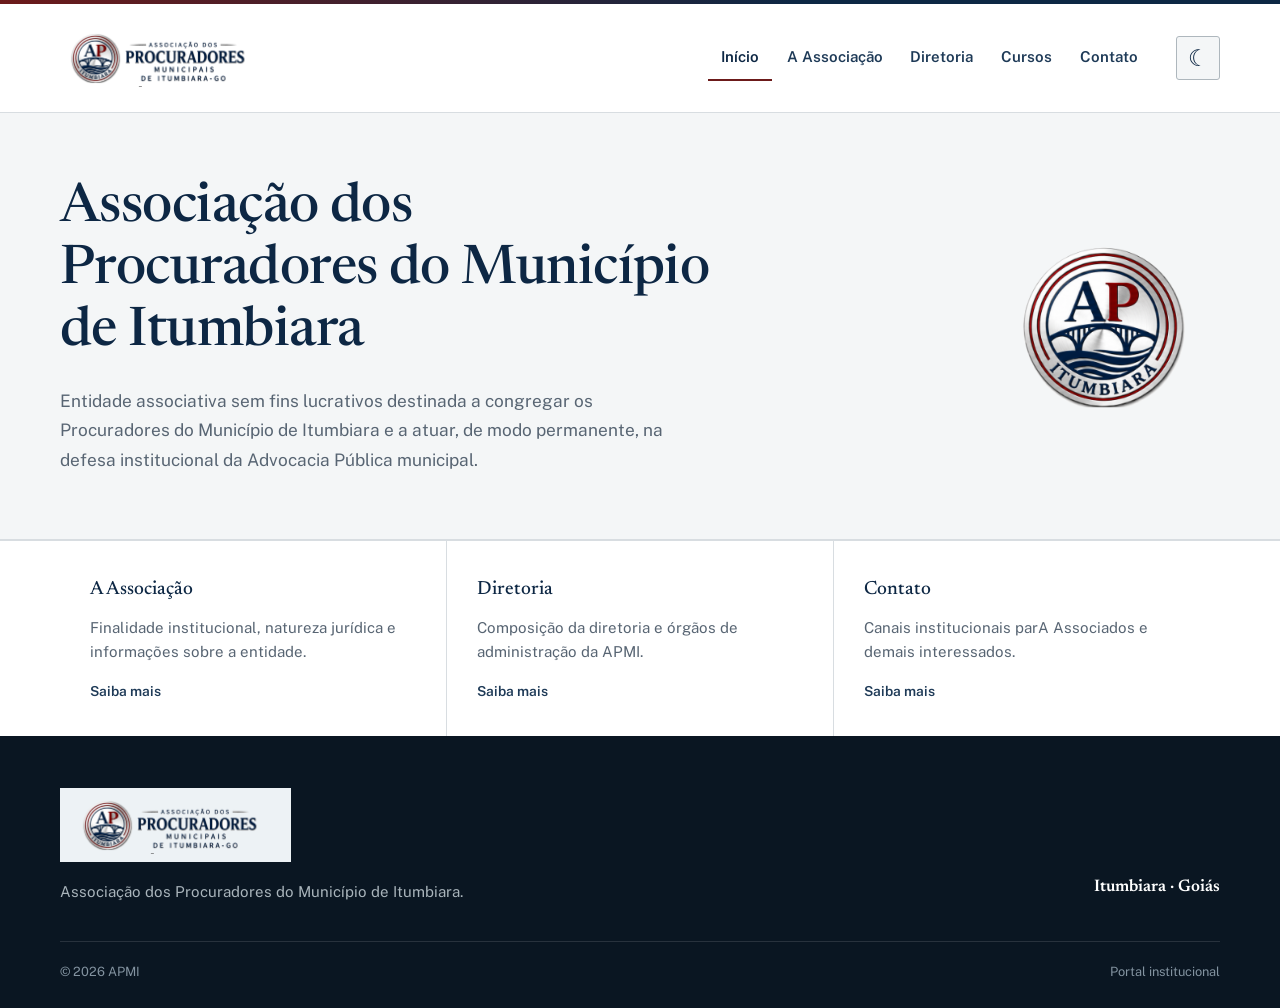
<file: index.html>
<!doctype html>
<html lang="pt-BR">
<head>
<meta charset="utf-8">
<meta name="viewport" content="width=device-width,initial-scale=1">
<title>APMI — Associação dos Procuradores do Município de Itumbiara</title>
<meta name="description" content="Site institucional dA Associação dos Procuradores do Município de Itumbiara — APMI.">
<meta name="theme-color" content="#0d2744">
<link rel="canonical" href="https://apmitumbiara.org/">
<link rel="icon" type="image/png" href="assets/img/favicon-32.png">
<link rel="apple-touch-icon" href="assets/img/apple-touch-icon.png">
<script src="assets/js/theme.js"></script>
<link rel="stylesheet" href="assets/css/styles.css">
</head>
<body>
<a class="skip-link" href="#conteudo">Ir para o conteúdo</a>
<div class="masthead-band" aria-hidden="true"></div>

<header class="site-header">
  <div class="container site-header-inner">
    <a class="brand" href="index.html" aria-label="APMI — página inicial">
      <img src="assets/img/logo-apmi.png" alt="Associação dos Procuradores do Município de Itumbiara — APMI">
    </a>
    <nav class="primary-nav" aria-label="Navegação principal">
      <a href="index.html" aria-current="page">Início</a>
      <a href="associacao.html">A Associação</a>
      <a href="diretoria.html">Diretoria</a>
      <a href="cursos.html">Cursos</a>
      <a href="contato.html">Contato</a>
    </nav>
    <div class="header-actions">
      <button class="theme-toggle" type="button" data-theme-toggle aria-label="Ativar modo escuro" title="Ativar modo escuro" aria-pressed="false">☾</button>
      <button class="nav-toggle" id="nav-toggle" aria-label="Abrir menu" aria-expanded="false" aria-controls="mobile-nav">☰</button>
    </div>
  </div>
  <nav class="container mobile-nav" id="mobile-nav" aria-label="Navegação móvel">
    <a href="index.html" aria-current="page">Início</a>
    <a href="associacao.html">A Associação</a>
    <a href="diretoria.html">Diretoria</a>
      <a href="cursos.html">Cursos</a>
    <a href="contato.html">Contato</a>
  </nav>
</header>

<main id="conteudo">
  <section class="hero" aria-labelledby="titulo-principal">
    <div class="container hero-inner">
      <div>
        <h1 id="titulo-principal">Associação dos Procuradores do Município de Itumbiara</h1>
        <p class="hero-lede">Entidade associativa sem fins lucrativos destinada a congregar os Procuradores do Município de Itumbiara e a atuar, de modo permanente, na defesa institucional da Advocacia Pública municipal.</p>
      </div>
      <div class="hero-seal" aria-hidden="true"><img src="assets/img/emblema-apmi.png" alt=""></div>
    </div>
  </section>

  <section class="quicklinks">
    <div class="container quicklinks-grid">
      <a class="quicklink" href="associacao.html">
        <h3>A Associação</h3>
        <p>Finalidade institucional, natureza jurídica e informações sobre a entidade.</p>
        <span class="cue">Saiba mais</span>
      </a>
      <a class="quicklink" href="diretoria.html">
        <h3>Diretoria</h3>
        <p>Composição da diretoria e órgãos de administração da APMI.</p>
        <span class="cue">Saiba mais</span>
      </a>
      <a class="quicklink" href="contato.html">
        <h3>Contato</h3>
        <p>Canais institucionais parA Associados e demais interessados.</p>
        <span class="cue">Saiba mais</span>
      </a>
    </div>
  </section>
</main>

<footer class="site-footer">
  <div class="container footer-inner">
    <div class="footer-top">
      <div>
        <div class="footer-brand"><img src="assets/img/logo-apmi.png" alt="APMI"></div>
        <p class="footer-desc">Associação dos Procuradores do Município de Itumbiara.</p>
      </div>
      <div class="footer-locus">
        <strong>Itumbiara · Goiás</strong>
      </div>
    </div>
    <hr class="footer-rule">
    <div class="footer-bottom">
      <span>© 2026 APMI</span>
      <span>Portal institucional</span>
    </div>
  </div>
</footer>

<script src="assets/js/main.js"></script>
</body>
</html>
</file>
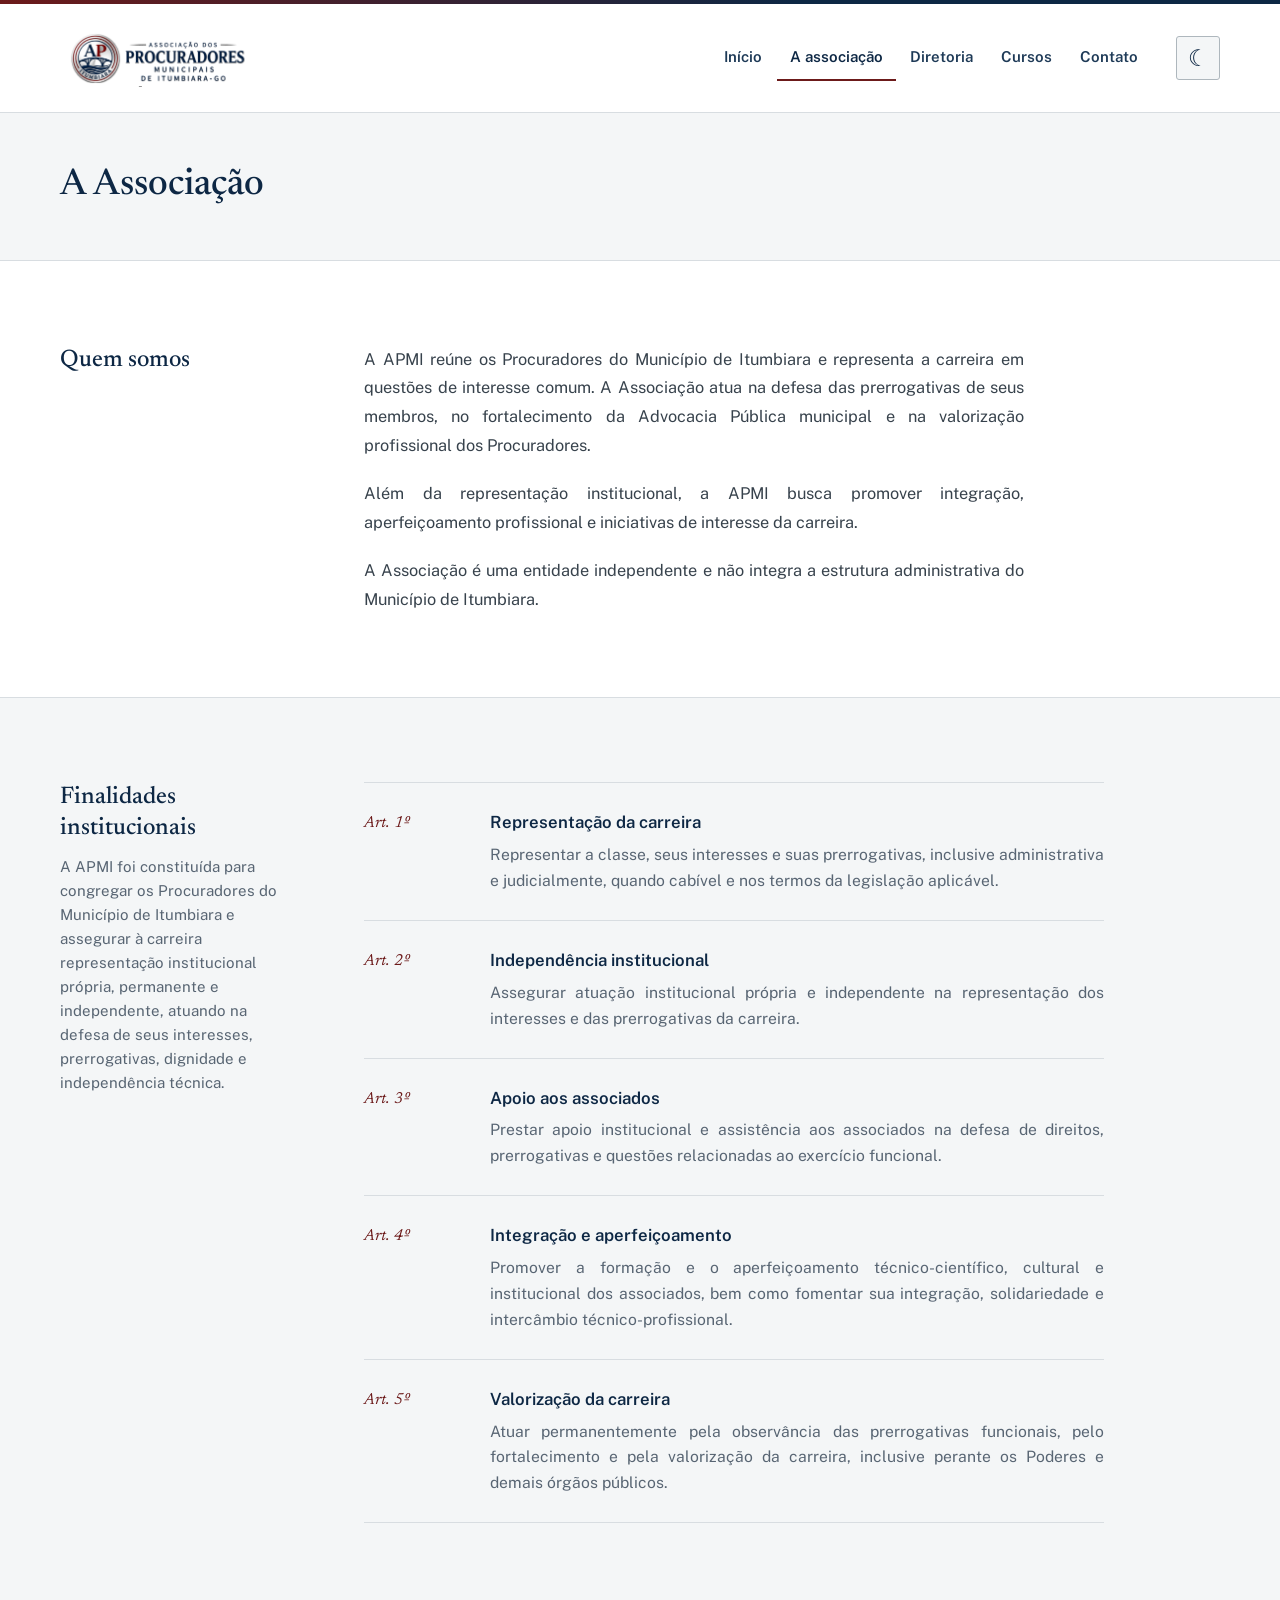
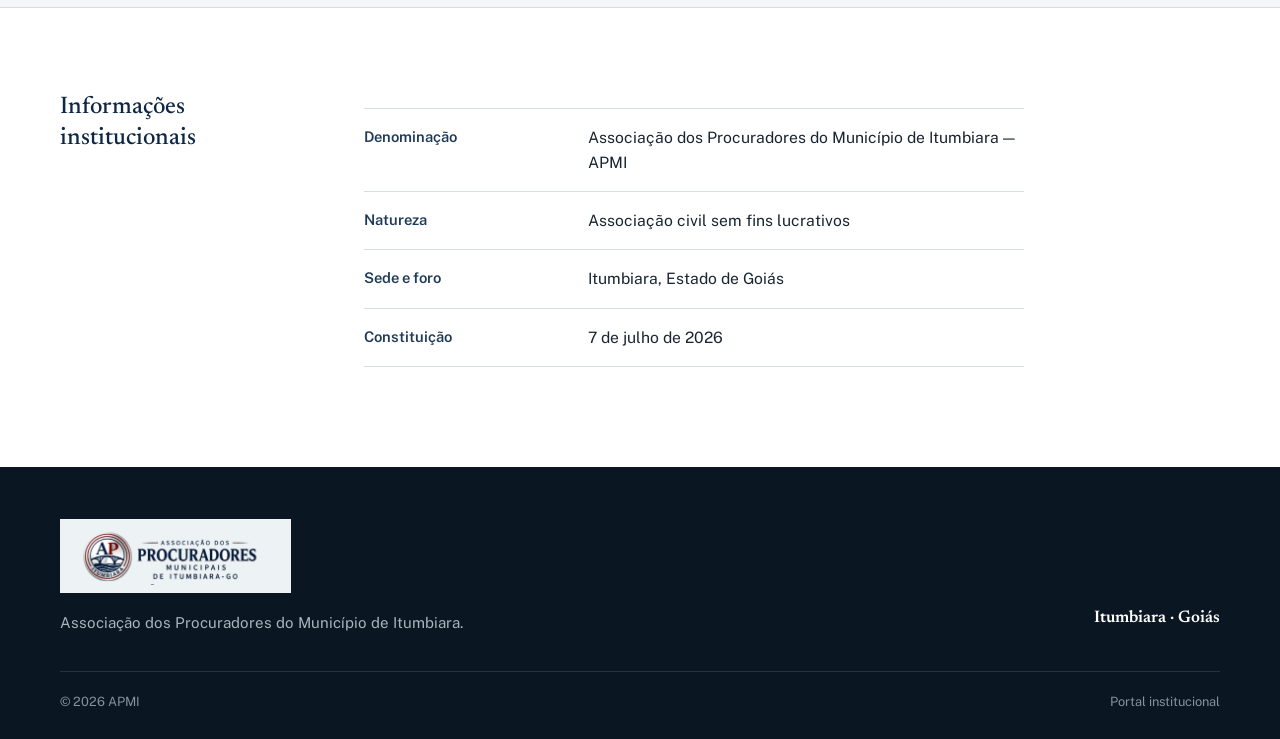
<file: associacao.html>
<!doctype html>
<html lang="pt-BR">
<head>
<meta charset="utf-8">
<meta name="viewport" content="width=device-width,initial-scale=1">
<title>A Associação: APMI</title>
<meta name="description" content="Natureza, finalidades institucionais e informações da Associação dos Procuradores do Município de Itumbiara — APMI.">
<meta name="theme-color" content="#0d2744">
<link rel="canonical" href="https://apmitumbiara.org/associacao.html">
<link rel="icon" type="image/png" href="assets/img/favicon-32.png">
<link rel="apple-touch-icon" href="assets/img/apple-touch-icon.png">
<script src="assets/js/theme.js"></script>
<link rel="stylesheet" href="assets/css/styles.css">
</head>
<body>
<a class="skip-link" href="#conteudo">Ir para o conteúdo</a>
<div class="masthead-band" aria-hidden="true"></div>

<header class="site-header">
  <div class="container site-header-inner">
    <a class="brand" href="index.html" aria-label="APMI — página inicial">
      <img src="assets/img/logo-apmi.png" alt="Associação dos Procuradores do Município de Itumbiara — APMI">
    </a>
    <nav class="primary-nav" aria-label="Navegação principal">
      <a href="index.html">Início</a>
      <a href="associacao.html" aria-current="page">A associação</a>
      <a href="diretoria.html">Diretoria</a>
      <a href="cursos.html">Cursos</a>
      <a href="contato.html">Contato</a>
    </nav>
    <div class="header-actions">
      <button class="theme-toggle" type="button" data-theme-toggle aria-label="Ativar modo escuro" title="Ativar modo escuro" aria-pressed="false">☾</button>
      <button class="nav-toggle" id="nav-toggle" aria-label="Abrir menu" aria-expanded="false" aria-controls="mobile-nav">☰</button>
    </div>
  </div>
  <nav class="container mobile-nav" id="mobile-nav" aria-label="Navegação móvel">
    <a href="index.html">Início</a>
    <a href="associacao.html" aria-current="page">A Associação</a>
    <a href="diretoria.html">Diretoria</a>
      <a href="cursos.html">Cursos</a>
    <a href="contato.html">Contato</a>
  </nav>
</header>

<div class="page-title">
  <div class="container page-title-inner">
    <h1>A Associação</h1>
  </div>
</div>

<main id="conteudo">
  <section class="section" id="institucional">
    <div class="container section-grid">
      <div class="section-mark">
        <h2>Quem somos</h2>
      </div>
    <div class="prose">
      <p>A APMI reúne os Procuradores do Município de Itumbiara e representa a carreira em questões de interesse comum. A Associação atua na defesa das prerrogativas de seus membros, no fortalecimento da Advocacia Pública municipal e na valorização profissional dos Procuradores.</p>
      <p>Além da representação institucional, a APMI busca promover integração, aperfeiçoamento profissional e iniciativas de interesse da carreira.</p>
      <p>A Associação é uma entidade independente e não integra a estrutura administrativa do Município de Itumbiara.</p>
    </div>
    </div>
  </section>

  <section class="section alt" id="finalidades">
    <div class="container section-grid">
      <div class="section-mark">
                <h2>Finalidades institucionais</h2>
        <p>A APMI foi constituída para congregar os Procuradores do Município de Itumbiara e assegurar à carreira representação institucional própria, permanente e independente, atuando na defesa de seus interesses, prerrogativas, dignidade e independência técnica.</p>
      </div>
      <div class="statute-list">
        <div class="statute-item">
          <div class="art">Art. 1º</div>
          <div>
            <h3>Representação da carreira</h3>
            <p>Representar a classe, seus interesses e suas prerrogativas, inclusive administrativa e judicialmente, quando cabível e nos termos da legislação aplicável.</p>
          </div>
        </div>
        <div class="statute-item">
          <div class="art">Art. 2º</div>
          <div>
            <h3>Independência institucional</h3>
            <p>Assegurar atuação institucional própria e independente na representação dos interesses e das prerrogativas da carreira.</p>
          </div>
        </div>
        <div class="statute-item">
          <div class="art">Art. 3º</div>
          <div>
            <h3>Apoio aos associados</h3>
            <p>Prestar apoio institucional e assistência aos associados na defesa de direitos, prerrogativas e questões relacionadas ao exercício funcional.</p>
          </div>
        </div>
        <div class="statute-item">
          <div class="art">Art. 4º</div>
          <div>
            <h3>Integração e aperfeiçoamento</h3>
            <p>Promover a formação e o aperfeiçoamento técnico-científico, cultural e institucional dos associados, bem como fomentar sua integração, solidariedade e intercâmbio técnico-profissional.</p>
          </div>
        </div>
        <div class="statute-item">
          <div class="art">Art. 5º</div>
          <div>
            <h3>Valorização da carreira</h3>
            <p>Atuar permanentemente pela observância das prerrogativas funcionais, pelo fortalecimento e pela valorização da carreira, inclusive perante os Poderes e demais órgãos públicos.</p>
          </div>
        </div>
      </div>
    </div>
  </section>

  <section class="section" id="informacoes">
    <div class="container section-grid">
      <div class="section-mark">
        <h2>Informações institucionais</h2>
      </div>
      <div>
        <dl class="info-list">
          <div class="info-row"><dt>Denominação</dt><dd>Associação dos Procuradores do Município de Itumbiara — APMI</dd></div>
          <div class="info-row"><dt>Natureza</dt><dd>Associação civil sem fins lucrativos</dd></div>
          <div class="info-row"><dt>Sede e foro</dt><dd>Itumbiara, Estado de Goiás</dd></div>
          <div class="info-row"><dt>Constituição</dt><dd>7 de julho de 2026</dd></div>
        </dl>
      </div>
    </div>
  </section>
</main>

<footer class="site-footer">
  <div class="container footer-inner">
    <div class="footer-top">
      <div>
        <div class="footer-brand"><img src="assets/img/logo-apmi.png" alt="APMI"></div>
        <p class="footer-desc">Associação dos Procuradores do Município de Itumbiara.</p>
      </div>
      <div class="footer-locus">
        <strong>Itumbiara · Goiás</strong>
      </div>
    </div>
    <hr class="footer-rule">
    <div class="footer-bottom">
      <span>© 2026 APMI</span>
      <span>Portal institucional</span>
    </div>
  </div>
</footer>

<script src="assets/js/main.js"></script>
</body>
</html>
</file>
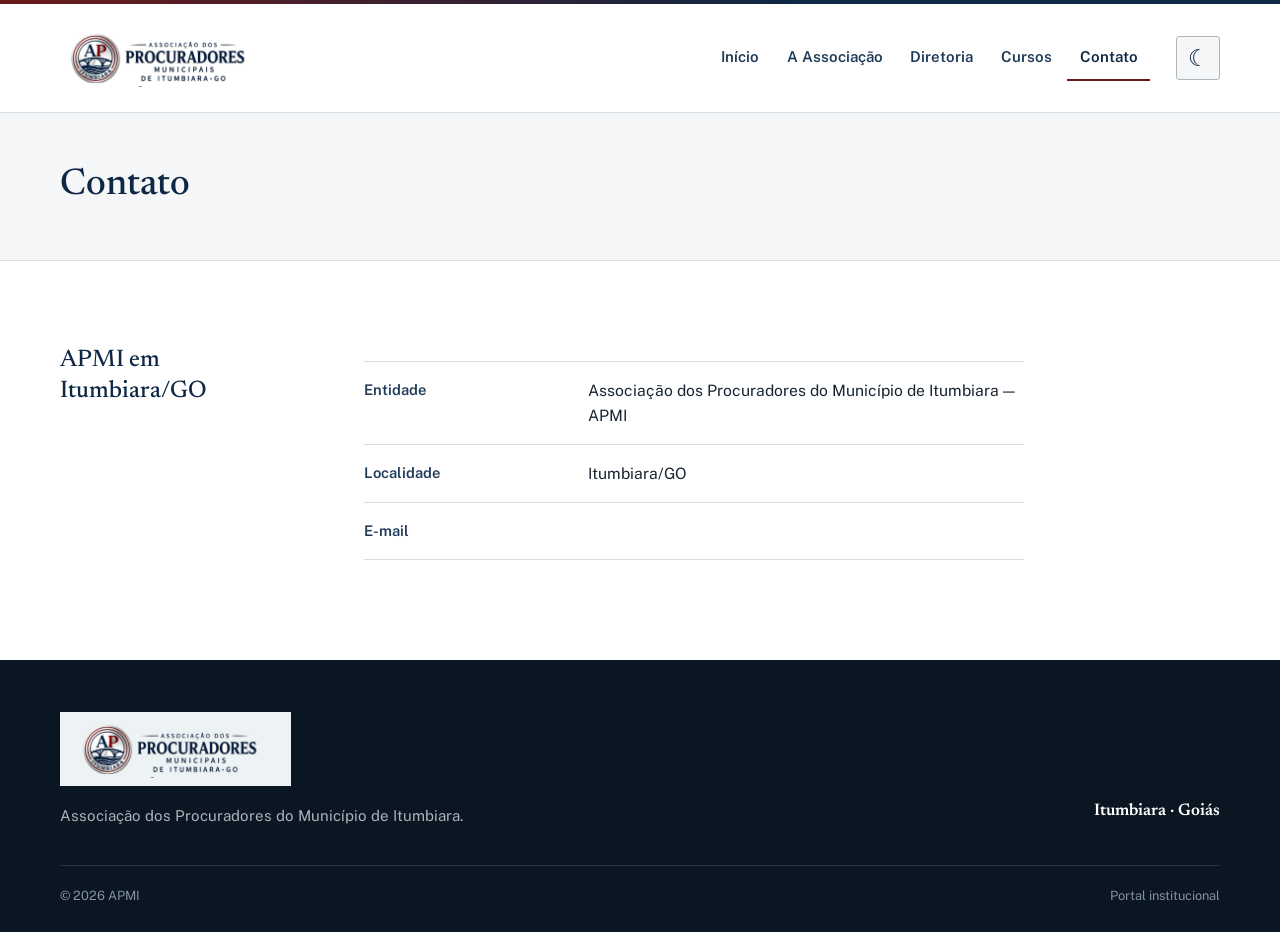
<file: contato.html>
<!doctype html>
<html lang="pt-BR">
<head>
<meta charset="utf-8">
<meta name="viewport" content="width=device-width,initial-scale=1">
<title>Contato — APMI</title>
<meta name="description" content="Canais institucionais de contato da Associação dos Procuradores do Município de Itumbiara — APMI.">
<meta name="theme-color" content="#0d2744">
<link rel="canonical" href="https://apmitumbiara.org/contato.html">
<link rel="icon" type="image/png" href="assets/img/favicon-32.png">
<link rel="apple-touch-icon" href="assets/img/apple-touch-icon.png">
<script src="assets/js/theme.js"></script>
<link rel="stylesheet" href="assets/css/styles.css">
</head>
<body>
<a class="skip-link" href="#conteudo">Ir para o conteúdo</a>
<div class="masthead-band" aria-hidden="true"></div>

<header class="site-header">
  <div class="container site-header-inner">
    <a class="brand" href="index.html" aria-label="APMI — página inicial">
      <img src="assets/img/logo-apmi.png" alt="Associação dos Procuradores do Município de Itumbiara — APMI">
    </a>
    <nav class="primary-nav" aria-label="Navegação principal">
      <a href="index.html">Início</a>
      <a href="associacao.html">A Associação</a>
      <a href="diretoria.html">Diretoria</a>
      <a href="cursos.html">Cursos</a>
      <a href="contato.html" aria-current="page">Contato</a>
    </nav>
    <div class="header-actions">
      <button class="theme-toggle" type="button" data-theme-toggle aria-label="Ativar modo escuro" title="Ativar modo escuro" aria-pressed="false">☾</button>
      <button class="nav-toggle" id="nav-toggle" aria-label="Abrir menu" aria-expanded="false" aria-controls="mobile-nav">☰</button>
    </div>
  </div>
  <nav class="container mobile-nav" id="mobile-nav" aria-label="Navegação móvel">
    <a href="index.html">Início</a>
    <a href="associacao.html">A Associação</a>
    <a href="diretoria.html">Diretoria</a>
      <a href="cursos.html">Cursos</a>
    <a href="contato.html" aria-current="page">Contato</a>
  </nav>
</header>

<div class="page-title">
  <div class="container page-title-inner">
    <h1>Contato</h1>
  </div>
</div>

<main id="conteudo">
  <section class="section">
    <div class="container section-grid">
      <div class="section-mark">
        <h2>APMI em Itumbiara/GO</h2>
      </div>
      <div>
        <dl class="info-list">
          <div class="info-row"><dt>Entidade</dt><dd>Associação dos Procuradores do Município de Itumbiara — APMI</dd></div>
          <div class="info-row"><dt>Localidade</dt><dd>Itumbiara/GO</dd></div>
          <div class="info-row"><dt>E-mail</dt><dd></dd></div>
        </dl>
      </div>
    </div>
  </section>
</main>

<footer class="site-footer">
  <div class="container footer-inner">
    <div class="footer-top">
      <div>
        <div class="footer-brand"><img src="assets/img/logo-apmi.png" alt="APMI"></div>
        <p class="footer-desc">Associação dos Procuradores do Município de Itumbiara.</p>
      </div>
      <div class="footer-locus">
        <strong>Itumbiara · Goiás</strong>
      </div>
    </div>
    <hr class="footer-rule">
    <div class="footer-bottom">
      <span>© 2026 APMI</span>
      <span>Portal institucional</span>
    </div>
  </div>
</footer>

<script src="assets/js/main.js"></script>
</body>
</html>
</file>
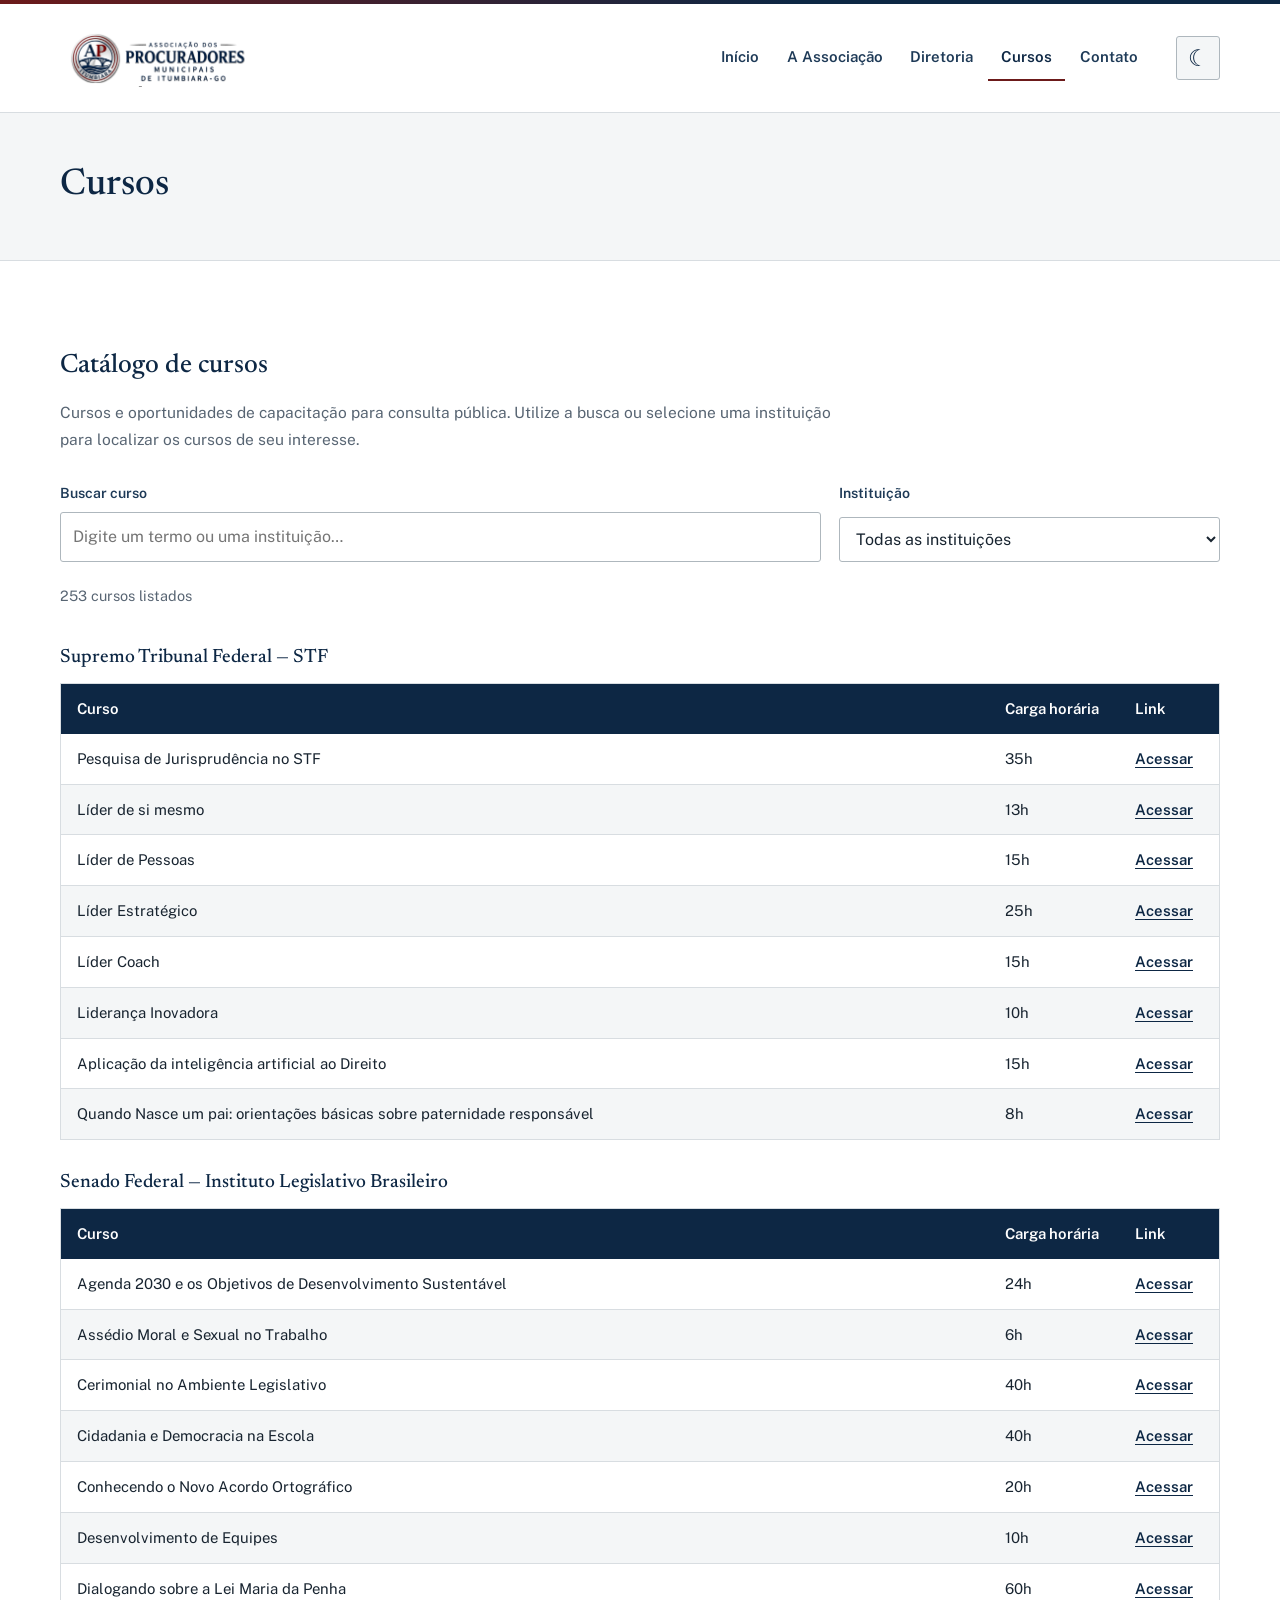
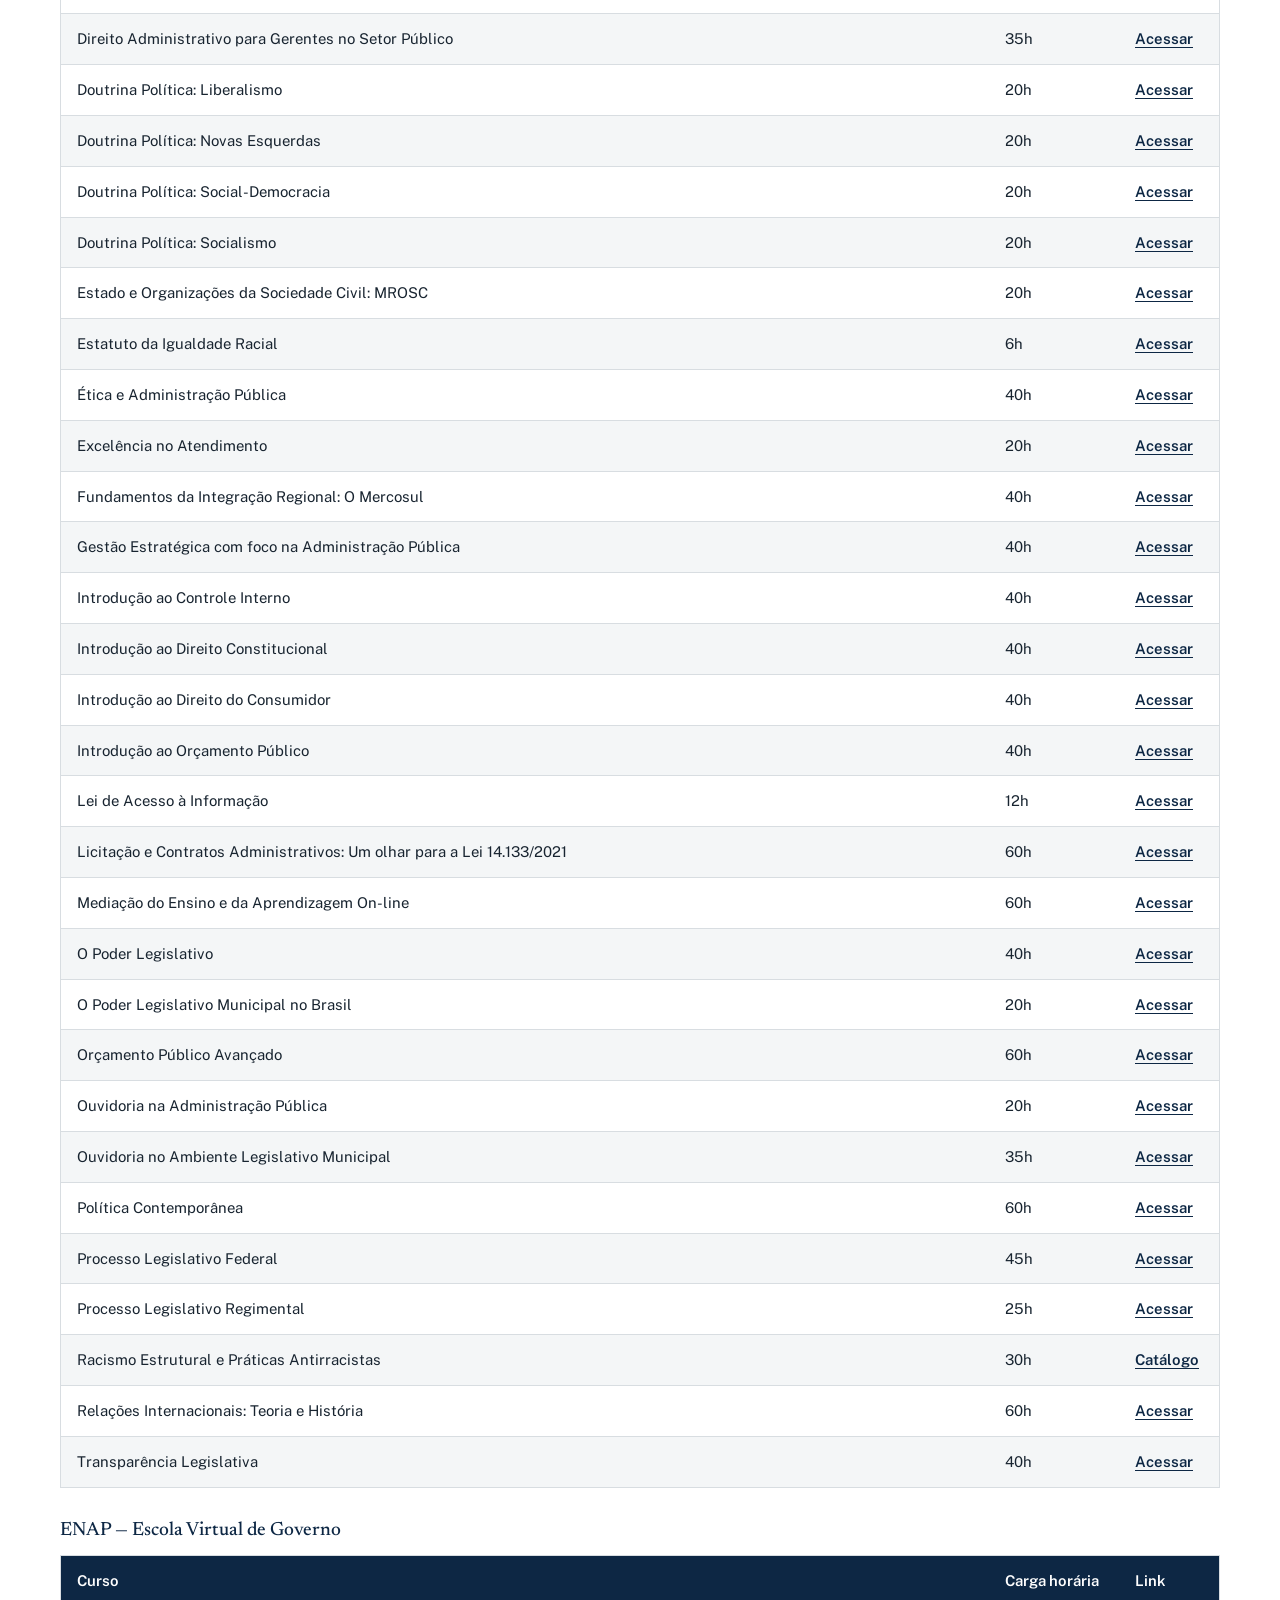
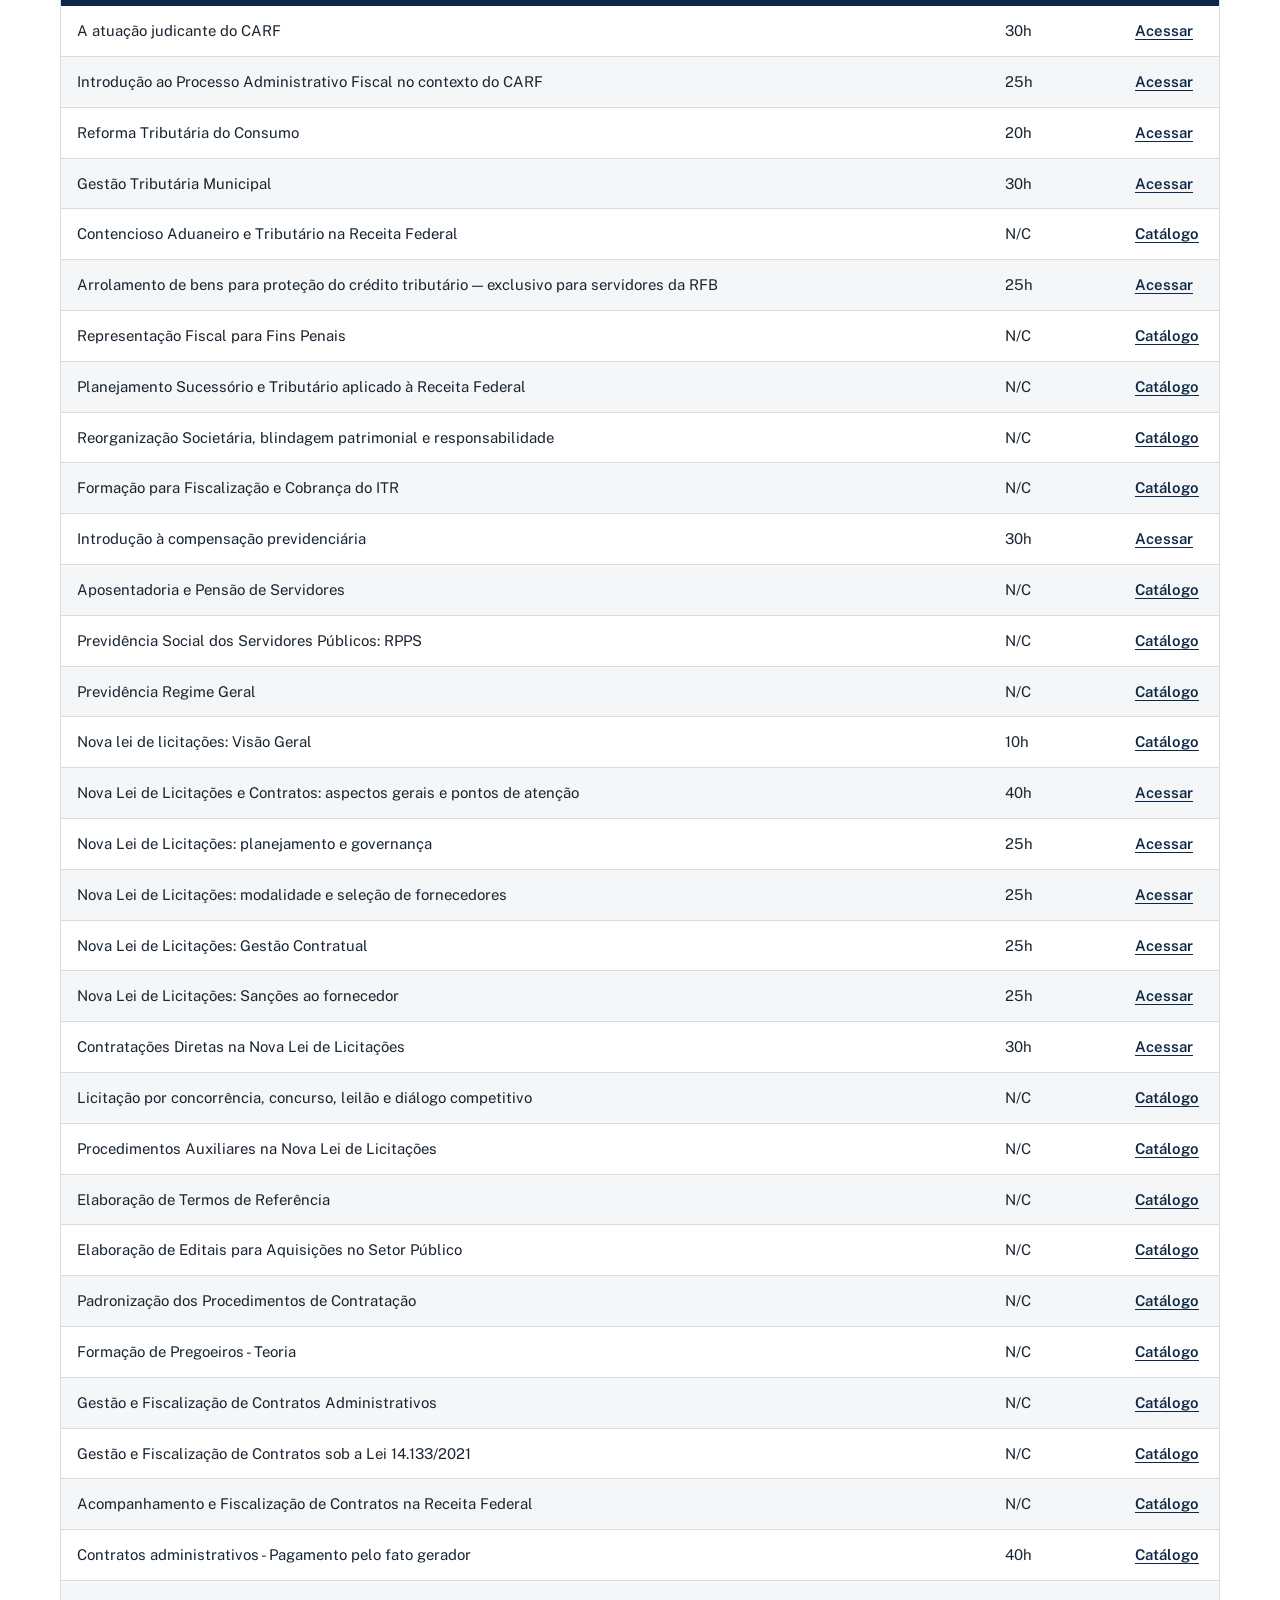
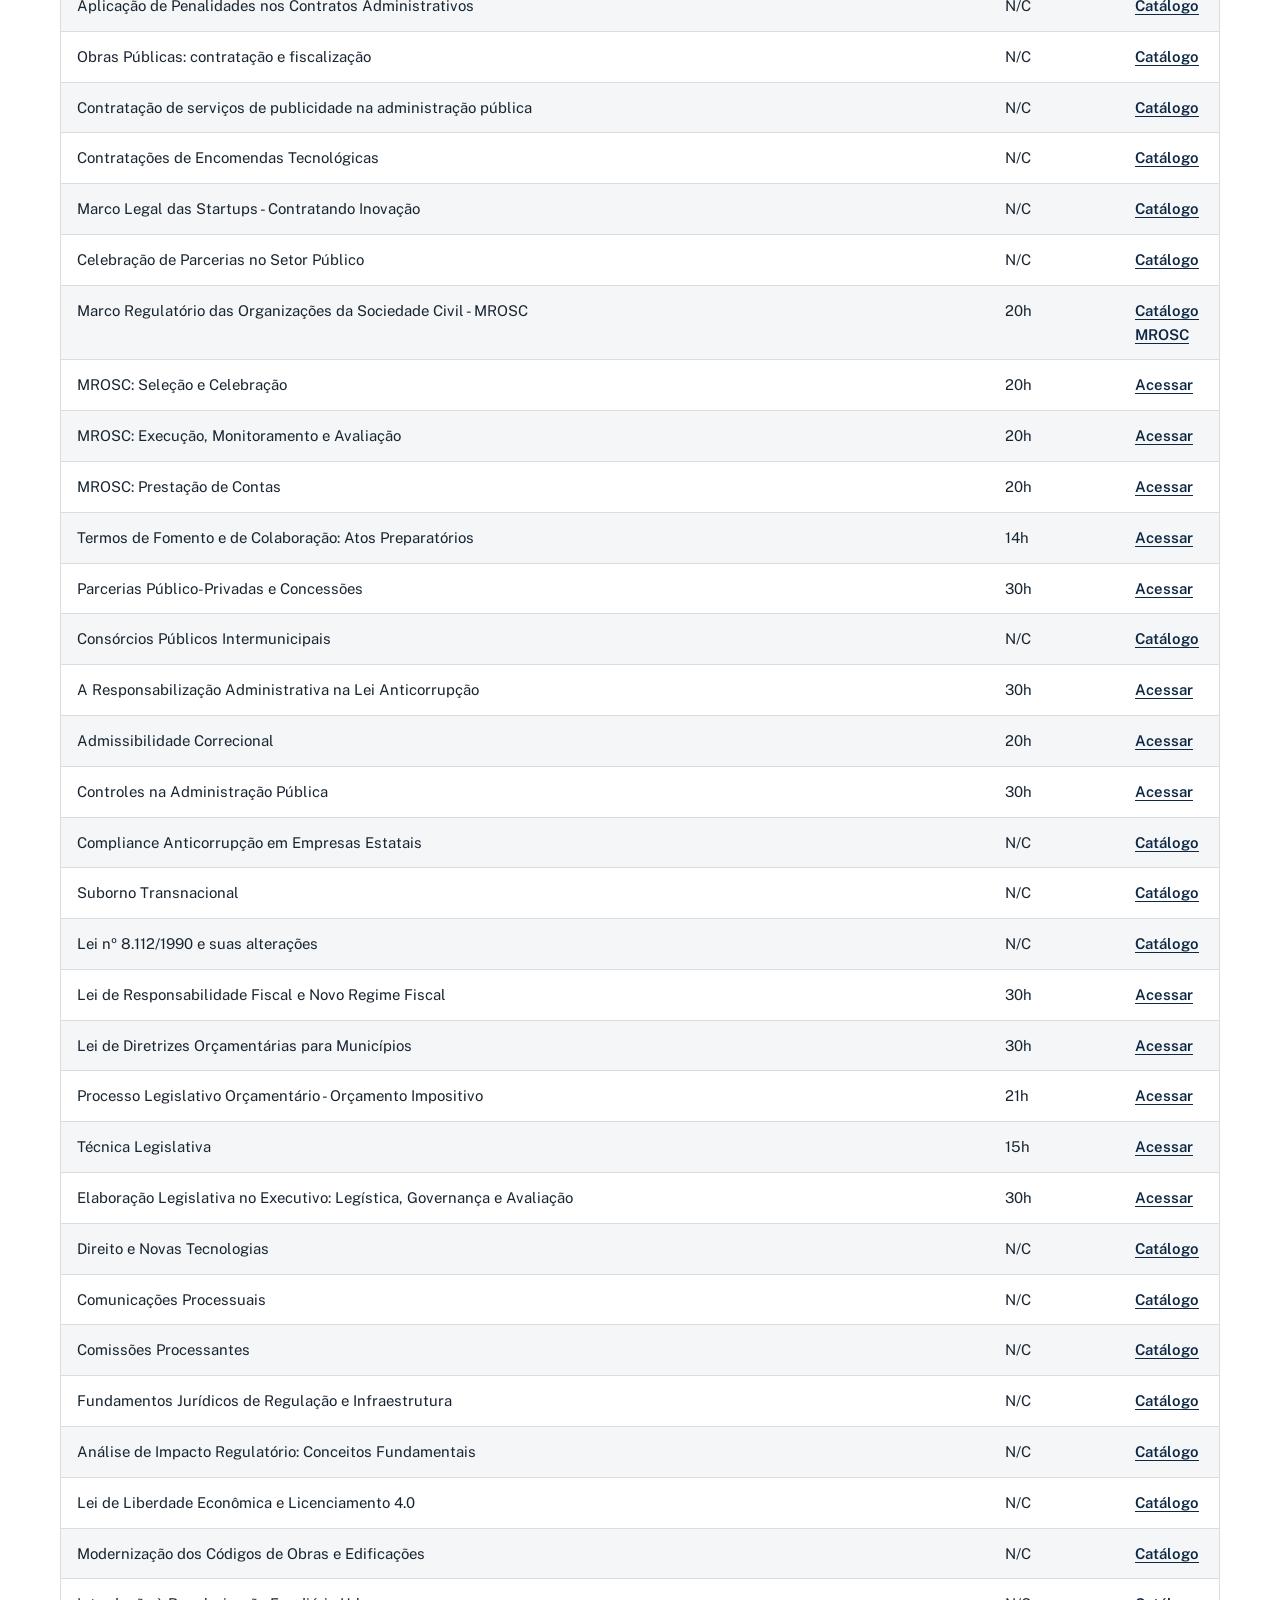
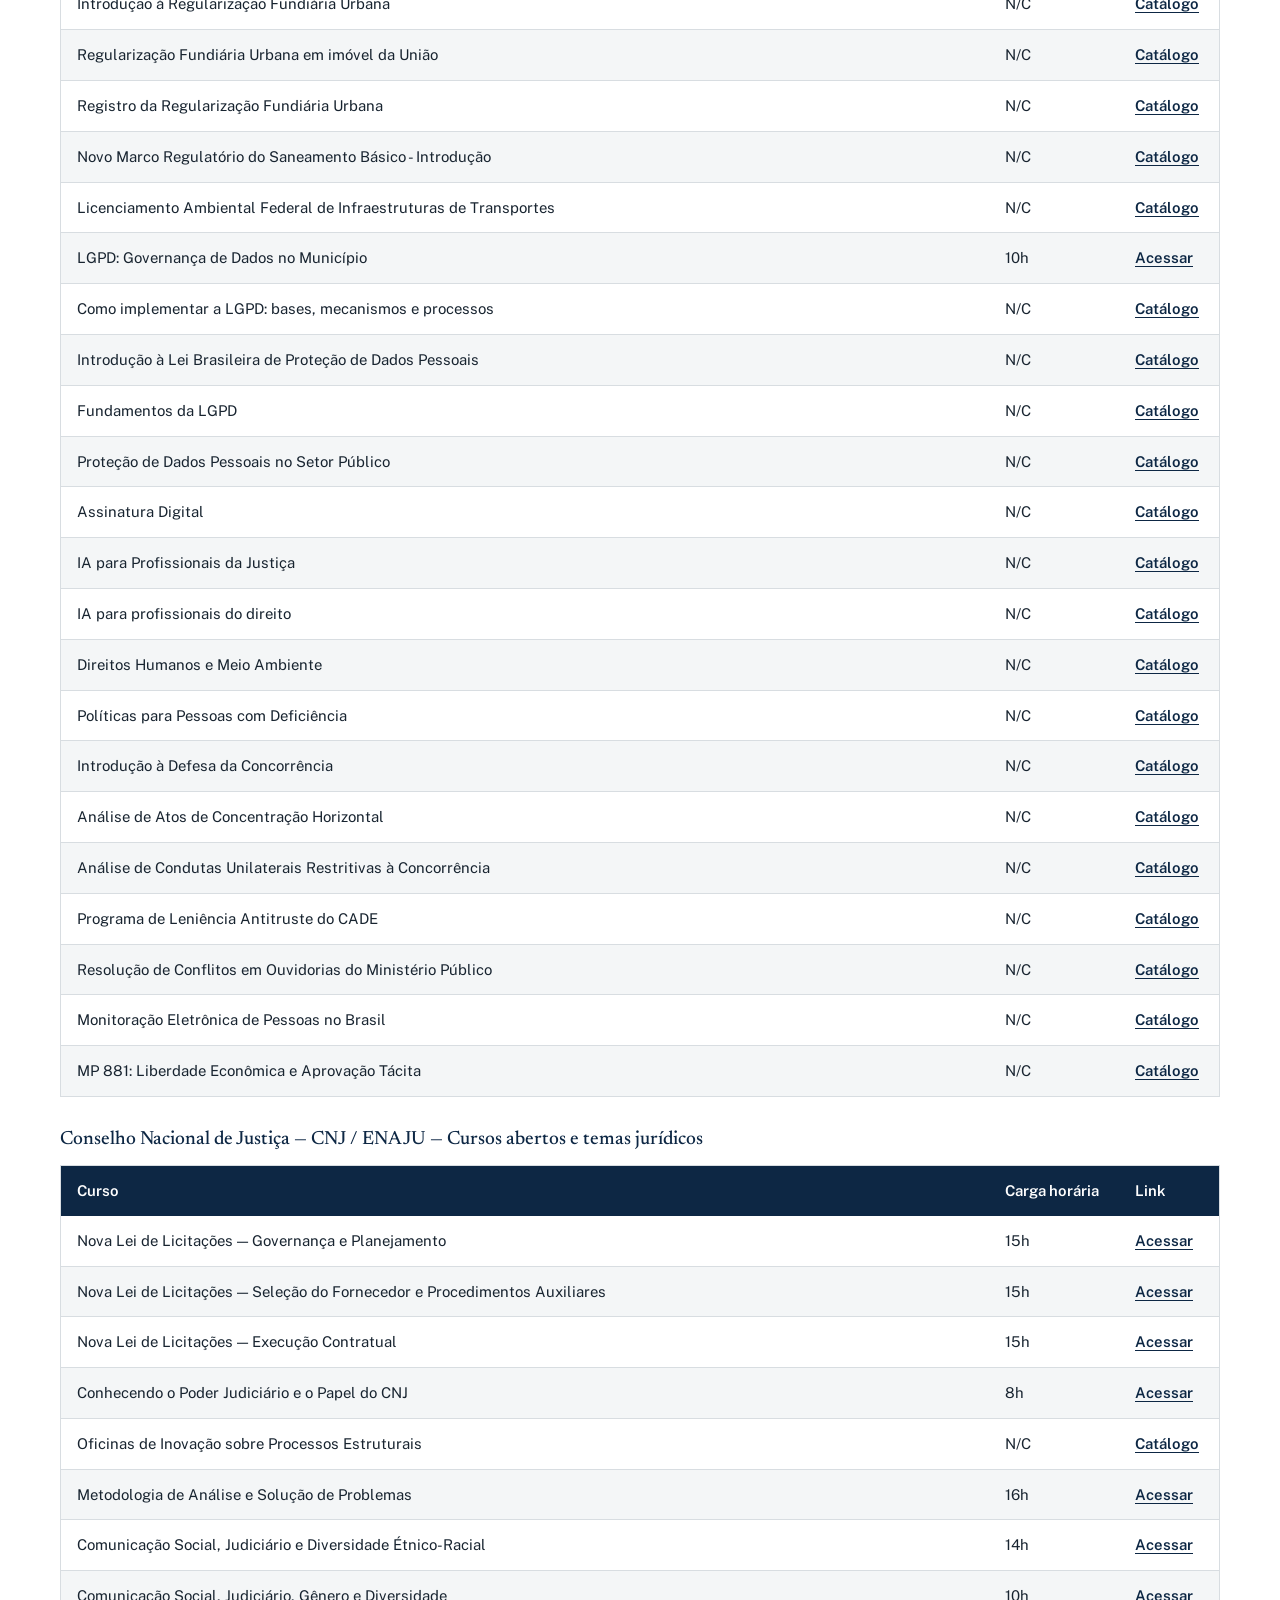
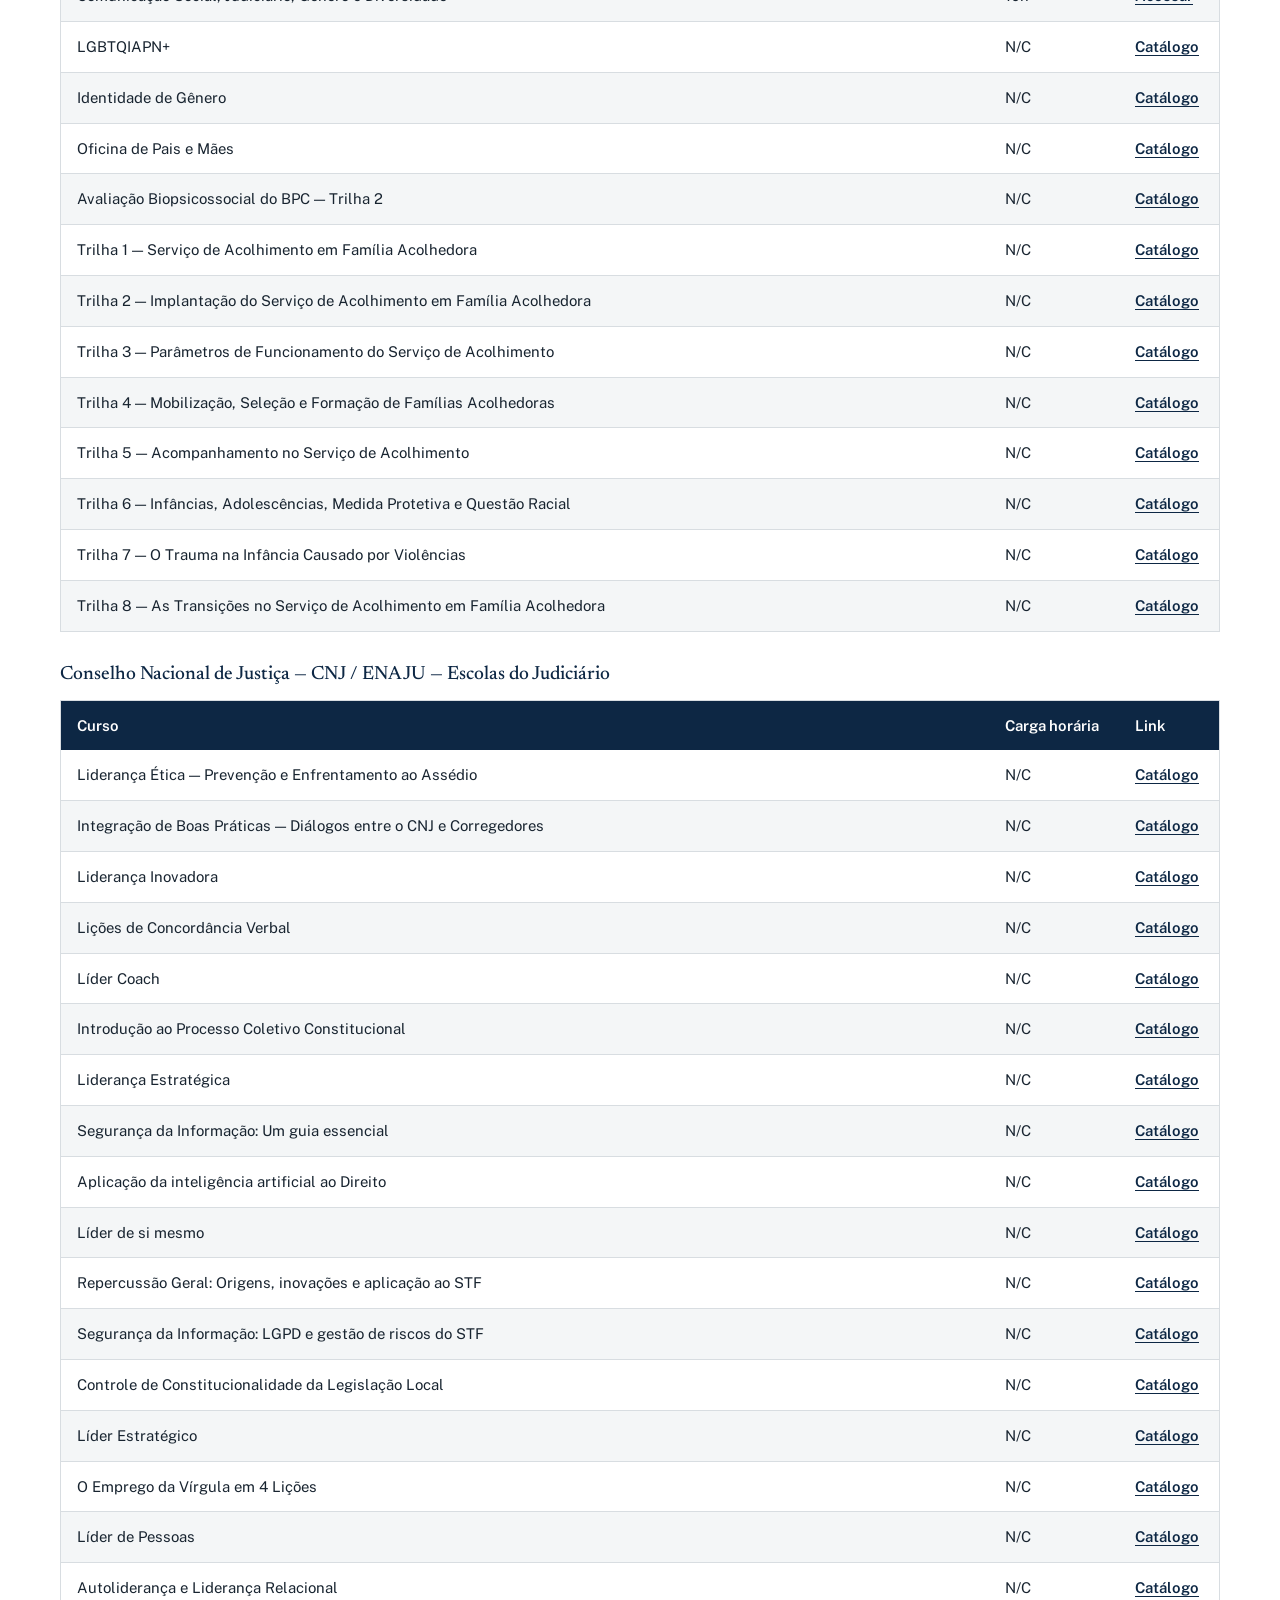
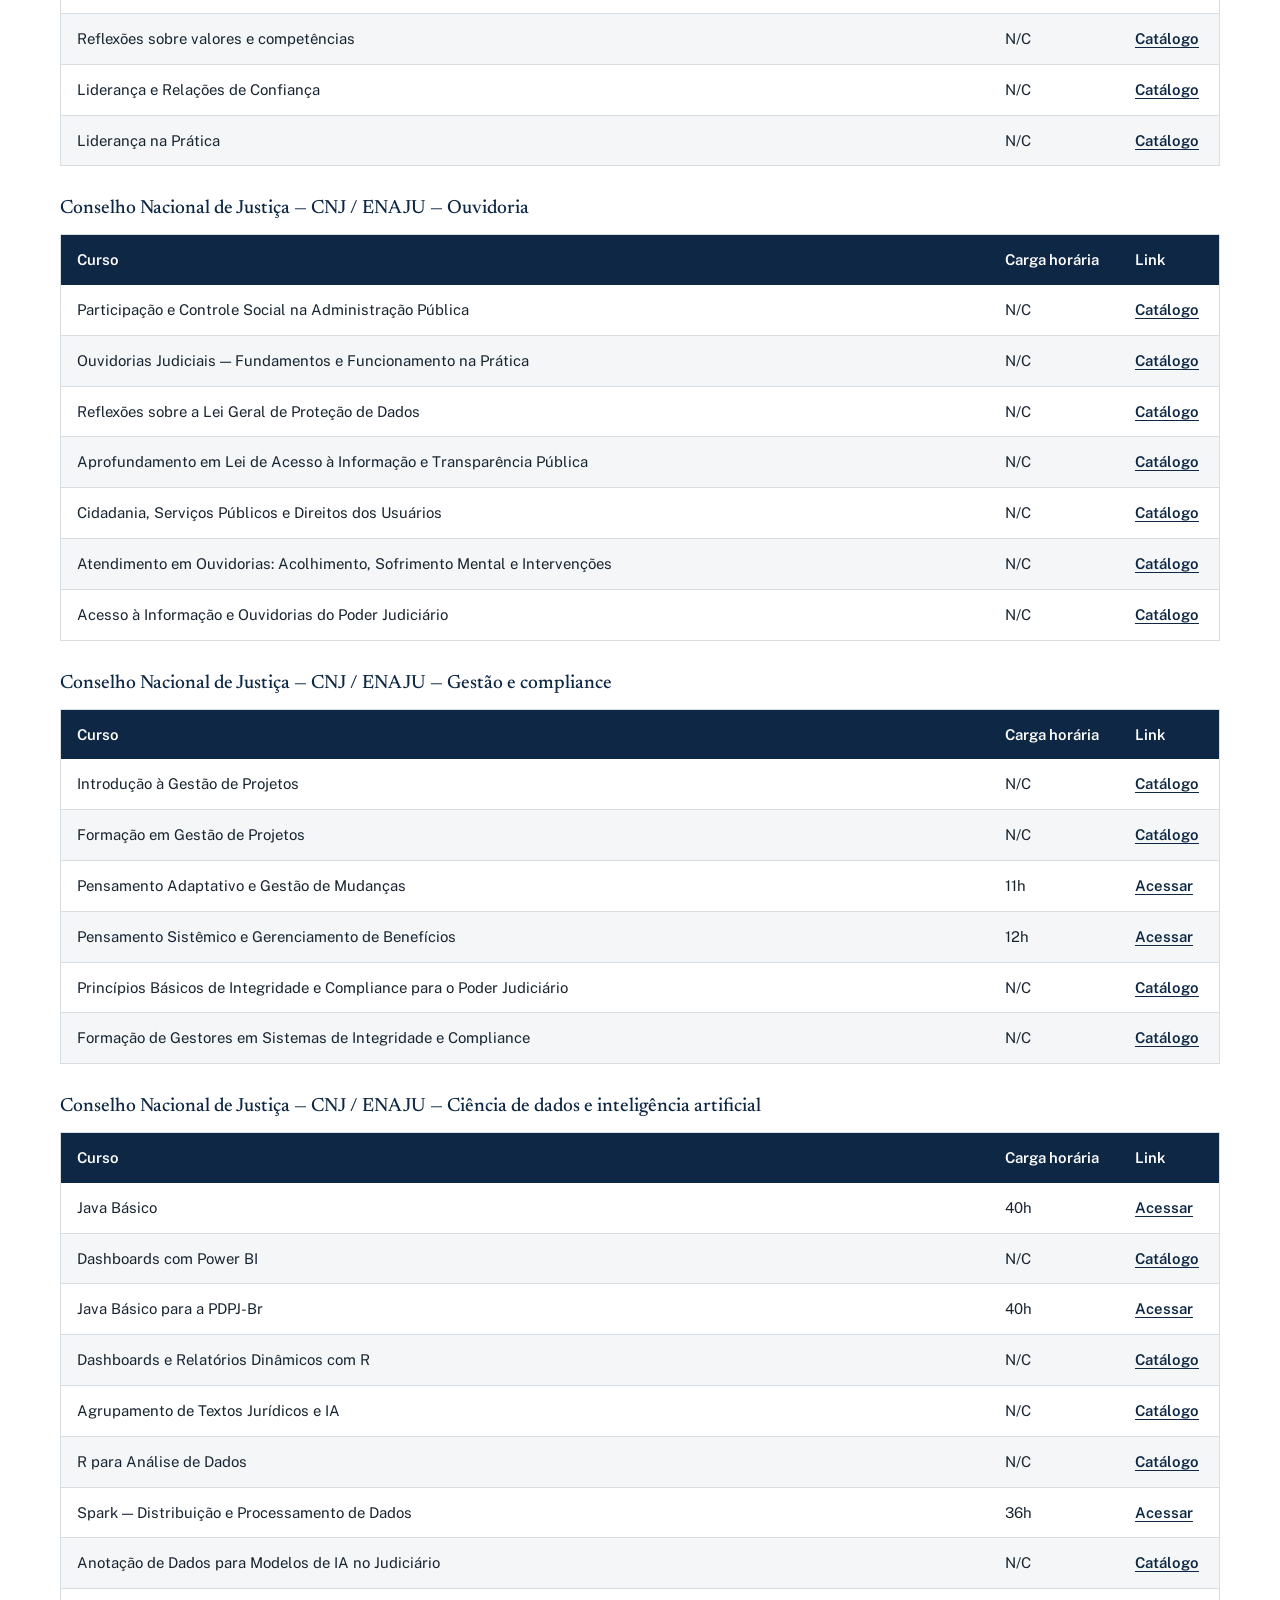
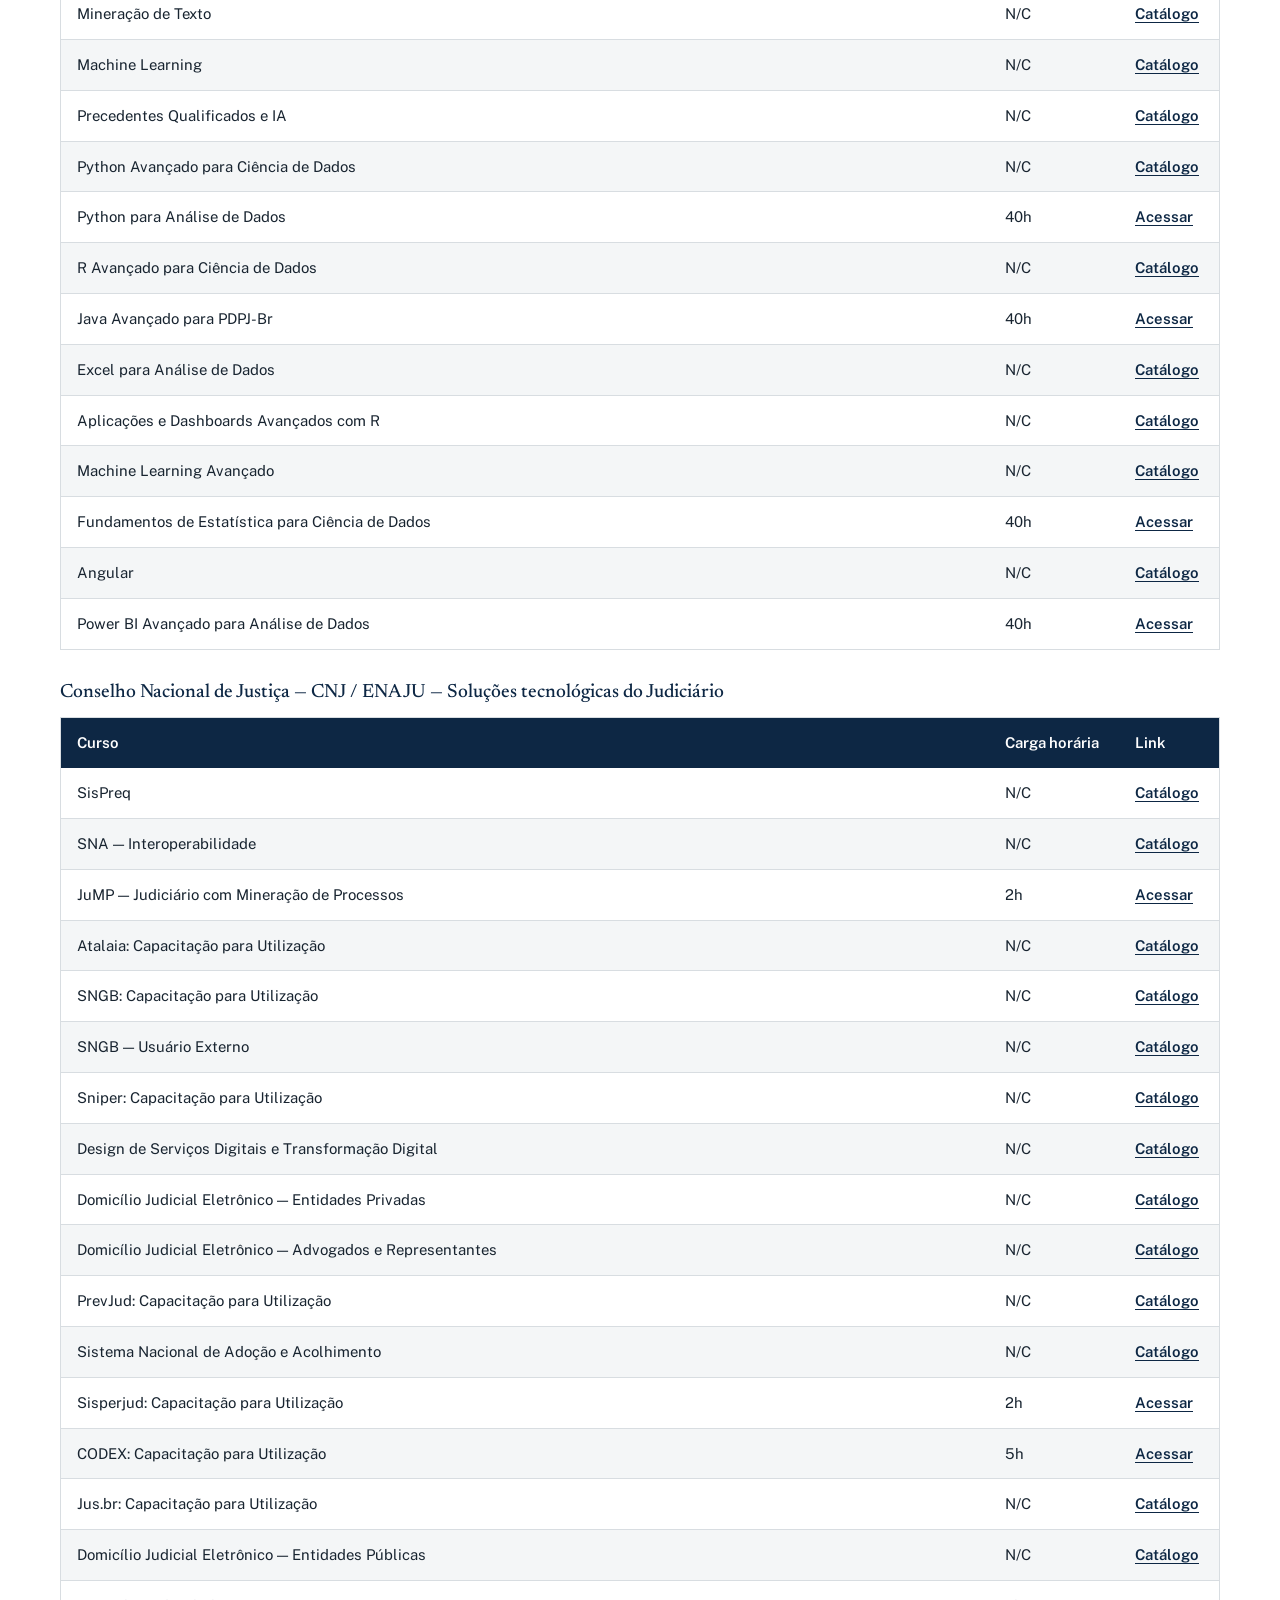
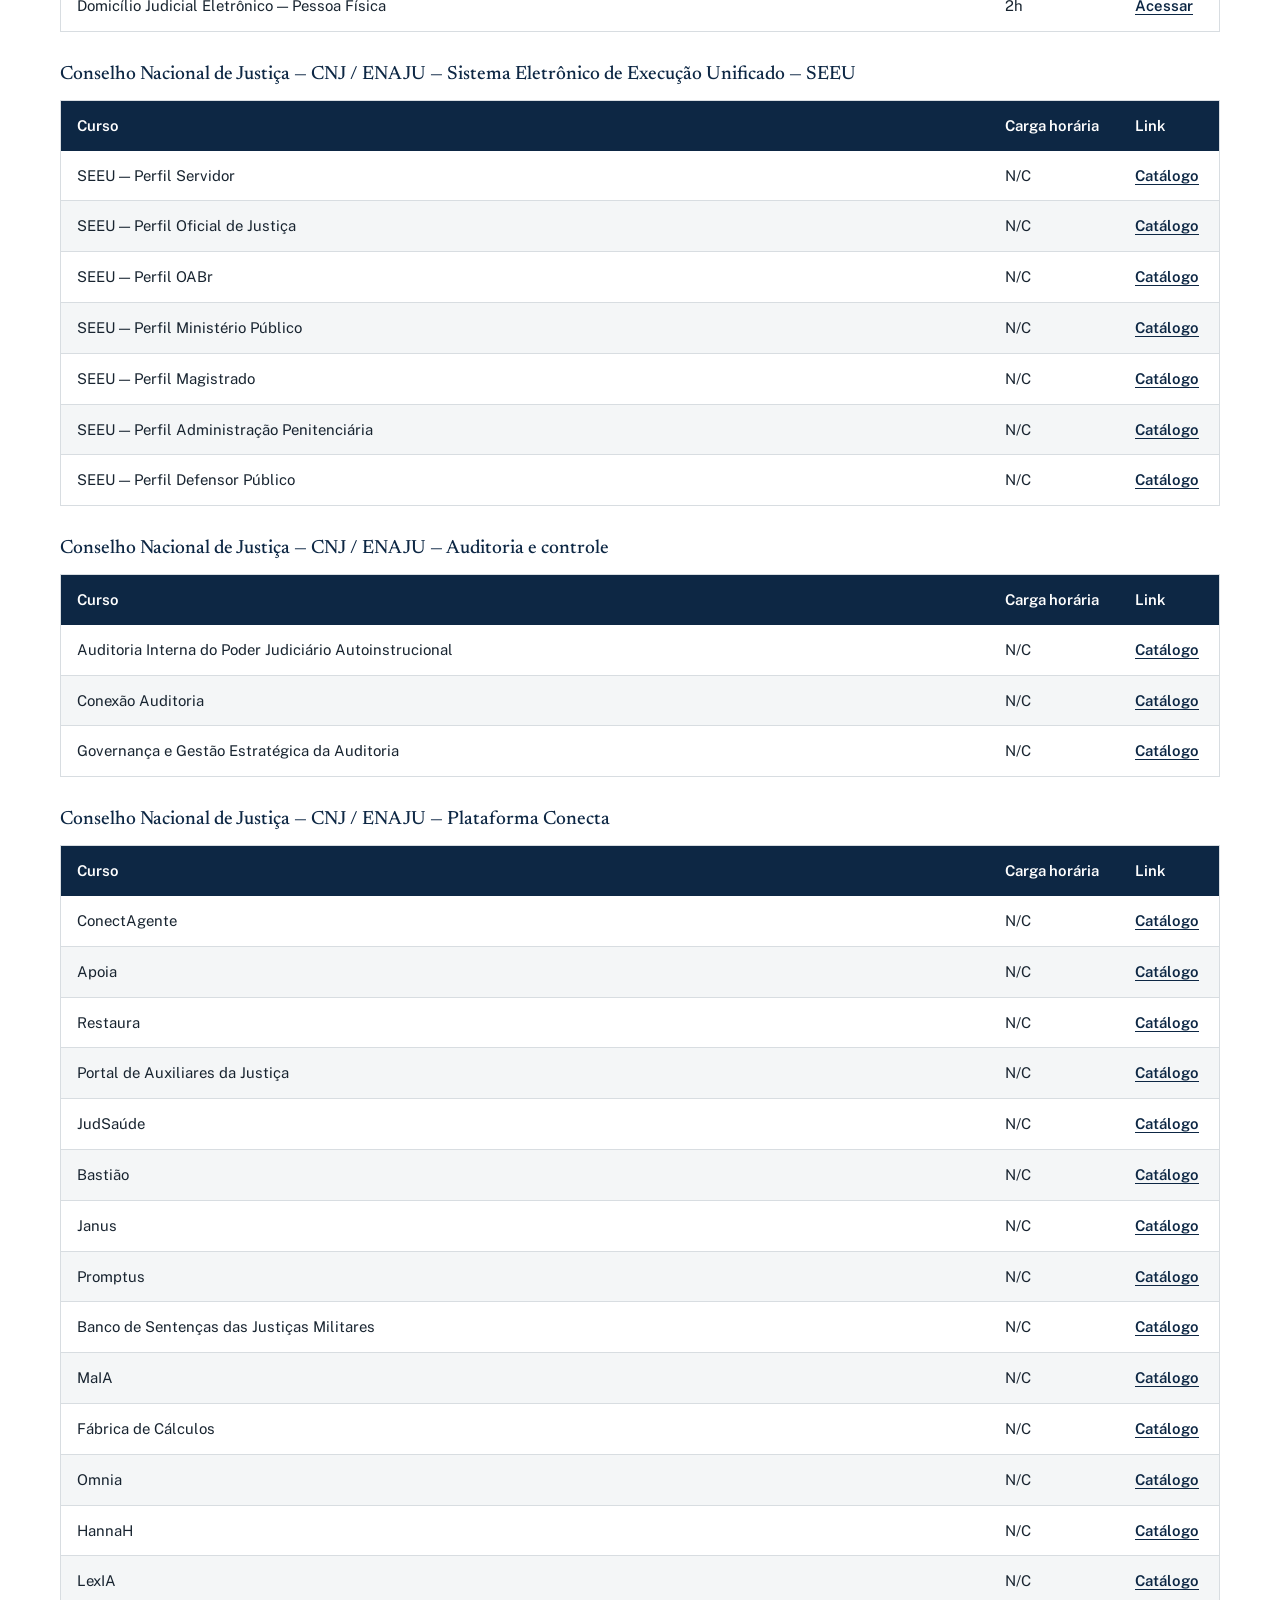
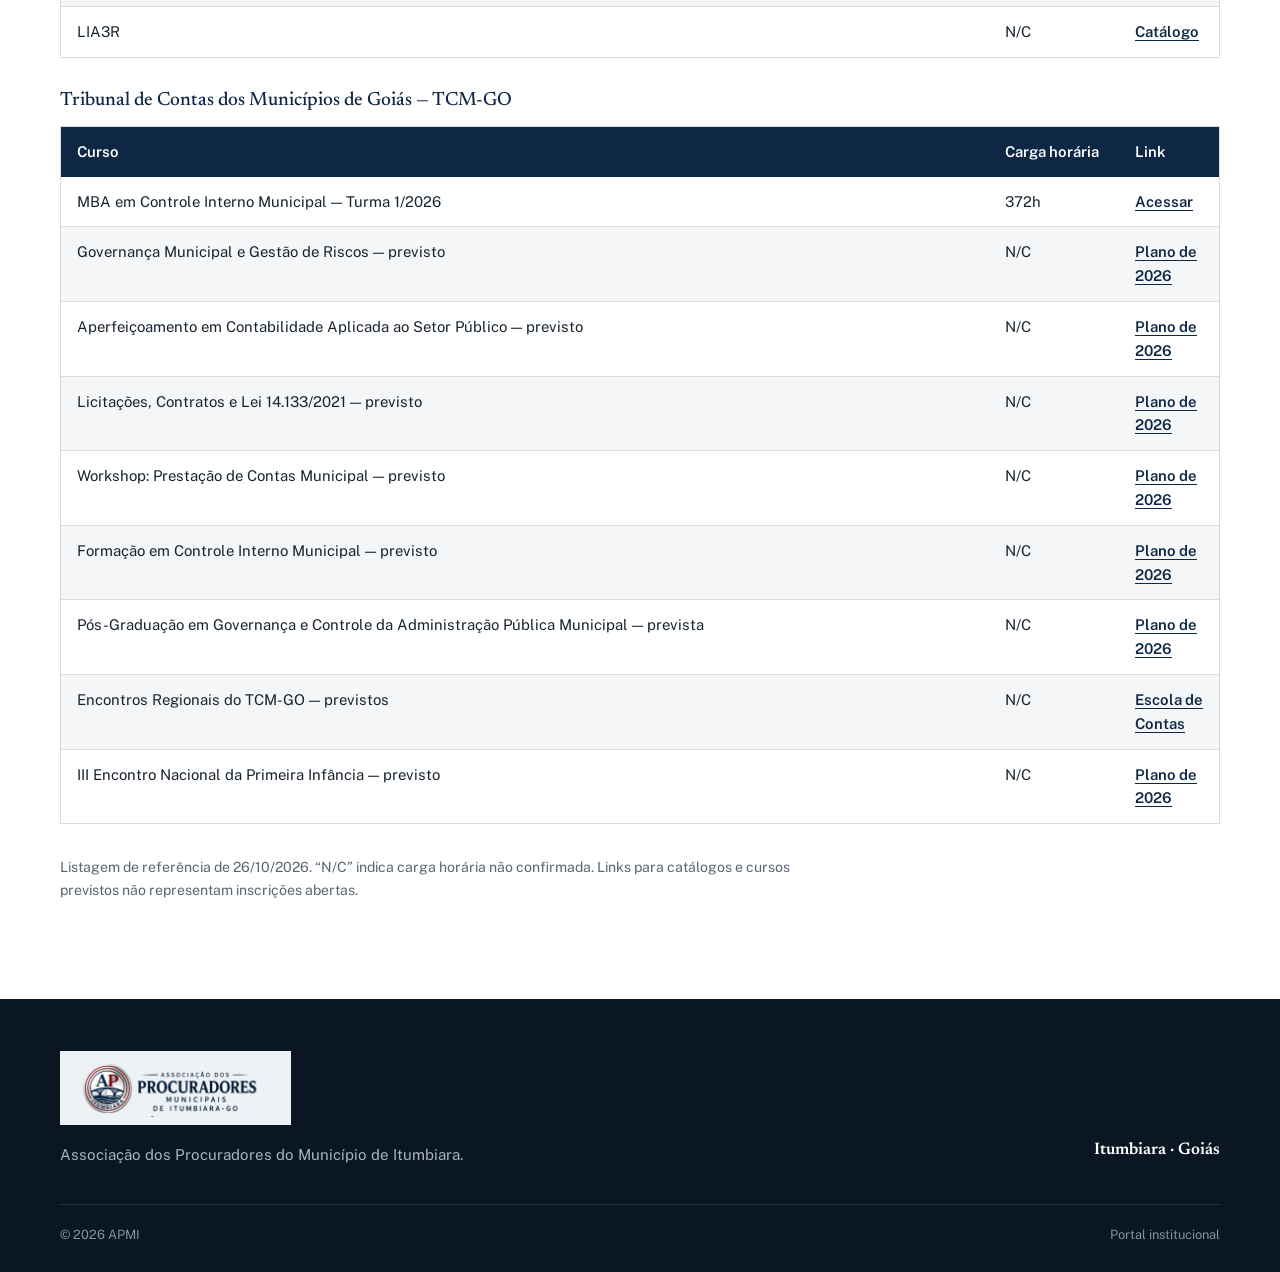
<file: cursos.html>
<!doctype html>
<html lang="pt-BR">
<head>
<meta charset="utf-8">
<meta name="viewport" content="width=device-width,initial-scale=1">
<title>Cursos — APMI</title>
<meta name="description" content="Catálogo público de cursos e oportunidades de capacitação da APMI.">
<meta name="theme-color" content="#0d2744">
<link rel="canonical" href="https://apmitumbiara.org/cursos.html">
<link rel="icon" type="image/png" href="assets/img/favicon-32.png">
<link rel="apple-touch-icon" href="assets/img/apple-touch-icon.png">
<script src="assets/js/theme.js"></script>
<link rel="stylesheet" href="assets/css/styles.css">
<link rel="stylesheet" href="assets/css/cursos.css">
</head>
<body>
<a class="skip-link" href="#conteudo">Ir para o conteúdo</a>
<div class="masthead-band" aria-hidden="true"></div>

<header class="site-header">
  <div class="container site-header-inner">
    <a class="brand" href="index.html" aria-label="APMI — página inicial">
      <img src="assets/img/logo-apmi.png" alt="Associação dos Procuradores do Município de Itumbiara — APMI">
    </a>
    <nav class="primary-nav" aria-label="Navegação principal">
      <a href="index.html">Início</a>
      <a href="associacao.html">A Associação</a>
      <a href="diretoria.html">Diretoria</a>
      <a href="cursos.html" aria-current="page">Cursos</a>
      <a href="contato.html">Contato</a>
    </nav>
    <div class="header-actions">
      <button class="theme-toggle" type="button" data-theme-toggle aria-label="Ativar modo escuro" title="Ativar modo escuro" aria-pressed="false">☾</button>
      <button class="nav-toggle" id="nav-toggle" aria-label="Abrir menu" aria-expanded="false" aria-controls="mobile-nav">☰</button>
    </div>
  </div>
  <nav class="container mobile-nav" id="mobile-nav" aria-label="Navegação móvel">
    <a href="index.html">Início</a>
    <a href="associacao.html">A Associação</a>
    <a href="diretoria.html">Diretoria</a>
      <a href="cursos.html" aria-current="page">Cursos</a>
    <a href="contato.html">Contato</a>
  </nav>
</header>

<div class="page-title">
  <div class="container page-title-inner">
    <h1>Cursos</h1>
  </div>
</div>

<main id="conteudo">
  <section class="section">
    <div class="container">
      <div class="cursos-toolbar">
        <h2>Catálogo de cursos</h2>
        <p class="cursos-intro">Cursos e oportunidades de capacitação para consulta pública. Utilize a busca ou selecione uma instituição para localizar os cursos de seu interesse.</p>
      </div>
      <div class="cursos-filtros">
        <label for="filter-text">Buscar curso</label>
        <input type="search" id="filter-text" placeholder="Digite um termo ou uma instituição…" autocomplete="off">
        <label for="filter-instituicao">Instituição</label>
        <select id="filter-instituicao">
          <option value="">Todas as instituições</option>
          <option value="Supremo Tribunal Federal — STF">Supremo Tribunal Federal — STF</option>
          <option value="Senado Federal — Instituto Legislativo Brasileiro">Senado Federal — Instituto Legislativo Brasileiro</option>
          <option value="ENAP — Escola Virtual de Governo">ENAP — Escola Virtual de Governo</option>
          <option value="Conselho Nacional de Justiça — CNJ / ENAJU">Conselho Nacional de Justiça — CNJ / ENAJU</option>
          <option value="Tribunal de Contas dos Municípios de Goiás — TCM-GO">Tribunal de Contas dos Municípios de Goiás — TCM-GO</option>
        </select>
      </div>
      <p id="course-count" class="cursos-count" role="status" aria-live="polite">253 cursos listados</p>
      <div id="courses-root">
    <section class="cursos-group" data-instituicao="Supremo Tribunal Federal — STF" data-categoria="">
      <h3>Supremo Tribunal Federal — STF</h3>
      <div class="cursos-table-scroll">
        <table class="cursos-table">
          <thead><tr><th scope="col">Curso</th><th scope="col">Carga horária</th><th scope="col">Link</th></tr></thead>
          <tbody>
            <tr><td>Pesquisa de Jurisprudência no STF</td><td>35h</td><td><a href="https://ead.stf.jus.br/course/view.php?id=725" target="_blank" rel="noopener noreferrer">Acessar</a></td></tr>
            <tr><td>Líder de si mesmo</td><td>13h</td><td><a href="https://ead.stf.jus.br/course/view.php?id=721" target="_blank" rel="noopener noreferrer">Acessar</a></td></tr>
            <tr><td>Líder de Pessoas</td><td>15h</td><td><a href="https://ead.stf.jus.br/course/view.php?id=720" target="_blank" rel="noopener noreferrer">Acessar</a></td></tr>
            <tr><td>Líder Estratégico</td><td>25h</td><td><a href="https://ead.stf.jus.br/course/view.php?id=718" target="_blank" rel="noopener noreferrer">Acessar</a></td></tr>
            <tr><td>Líder Coach</td><td>15h</td><td><a href="https://ead.stf.jus.br/course/view.php?id=717" target="_blank" rel="noopener noreferrer">Acessar</a></td></tr>
            <tr><td>Liderança Inovadora</td><td>10h</td><td><a href="https://ead.stf.jus.br/course/view.php?id=715" target="_blank" rel="noopener noreferrer">Acessar</a></td></tr>
            <tr><td>Aplicação da inteligência artificial ao Direito</td><td>15h</td><td><a href="https://ead.stf.jus.br/course/view.php?id=714" target="_blank" rel="noopener noreferrer">Acessar</a></td></tr>
            <tr><td>Quando Nasce um pai: orientações básicas sobre paternidade responsável</td><td>8h</td><td><a href="https://ead.stf.jus.br/course/view.php?id=712" target="_blank" rel="noopener noreferrer">Acessar</a></td></tr>
          </tbody>
        </table>
      </div>
    </section>
    <section class="cursos-group" data-instituicao="Senado Federal — Instituto Legislativo Brasileiro" data-categoria="">
      <h3>Senado Federal — Instituto Legislativo Brasileiro</h3>
      <div class="cursos-table-scroll">
        <table class="cursos-table">
          <thead><tr><th scope="col">Curso</th><th scope="col">Carga horária</th><th scope="col">Link</th></tr></thead>
          <tbody>
            <tr><td>Agenda 2030 e os Objetivos de Desenvolvimento Sustentável</td><td>24h</td><td><a href="https://saberes.senado.leg.br/course/view.php?id=3554" target="_blank" rel="noopener noreferrer">Acessar</a></td></tr>
            <tr><td>Assédio Moral e Sexual no Trabalho</td><td>6h</td><td><a href="https://saberes.senado.leg.br/course/view.php?id=3574" target="_blank" rel="noopener noreferrer">Acessar</a></td></tr>
            <tr><td>Cerimonial no Ambiente Legislativo</td><td>40h</td><td><a href="https://saberes.senado.leg.br/course/view.php?id=3556" target="_blank" rel="noopener noreferrer">Acessar</a></td></tr>
            <tr><td>Cidadania e Democracia na Escola</td><td>40h</td><td><a href="https://saberes.senado.leg.br/course/view.php?id=3557" target="_blank" rel="noopener noreferrer">Acessar</a></td></tr>
            <tr><td>Conhecendo o Novo Acordo Ortográfico</td><td>20h</td><td><a href="https://saberes.senado.leg.br/course/view.php?id=3558" target="_blank" rel="noopener noreferrer">Acessar</a></td></tr>
            <tr><td>Desenvolvimento de Equipes</td><td>10h</td><td><a href="https://saberes.senado.leg.br/course/view.php?id=3560" target="_blank" rel="noopener noreferrer">Acessar</a></td></tr>
            <tr><td>Dialogando sobre a Lei Maria da Penha</td><td>60h</td><td><a href="https://saberes.senado.leg.br/course/view.php?id=3591" target="_blank" rel="noopener noreferrer">Acessar</a></td></tr>
            <tr><td>Direito Administrativo para Gerentes no Setor Público</td><td>35h</td><td><a href="https://saberes.senado.leg.br/course/view.php?id=3561" target="_blank" rel="noopener noreferrer">Acessar</a></td></tr>
            <tr><td>Doutrina Política: Liberalismo</td><td>20h</td><td><a href="https://saberes.senado.leg.br/course/view.php?id=3564" target="_blank" rel="noopener noreferrer">Acessar</a></td></tr>
            <tr><td>Doutrina Política: Novas Esquerdas</td><td>20h</td><td><a href="https://saberes.senado.leg.br/course/view.php?id=3562" target="_blank" rel="noopener noreferrer">Acessar</a></td></tr>
            <tr><td>Doutrina Política: Social-Democracia</td><td>20h</td><td><a href="https://saberes.senado.leg.br/course/view.php?id=3565" target="_blank" rel="noopener noreferrer">Acessar</a></td></tr>
            <tr><td>Doutrina Política: Socialismo</td><td>20h</td><td><a href="https://saberes.senado.leg.br/course/view.php?id=3566" target="_blank" rel="noopener noreferrer">Acessar</a></td></tr>
            <tr><td>Estado e Organizações da Sociedade Civil: MROSC</td><td>20h</td><td><a href="https://saberes.senado.leg.br/course/view.php?id=3567" target="_blank" rel="noopener noreferrer">Acessar</a></td></tr>
            <tr><td>Estatuto da Igualdade Racial</td><td>6h</td><td><a href="https://saberes.senado.leg.br/course/view.php?id=3569" target="_blank" rel="noopener noreferrer">Acessar</a></td></tr>
            <tr><td>Ética e Administração Pública</td><td>40h</td><td><a href="https://saberes.senado.leg.br/course/view.php?id=3570" target="_blank" rel="noopener noreferrer">Acessar</a></td></tr>
            <tr><td>Excelência no Atendimento</td><td>20h</td><td><a href="https://saberes.senado.leg.br/course/view.php?id=3573" target="_blank" rel="noopener noreferrer">Acessar</a></td></tr>
            <tr><td>Fundamentos da Integração Regional: O Mercosul</td><td>40h</td><td><a href="https://saberes.senado.leg.br/course/view.php?id=3571" target="_blank" rel="noopener noreferrer">Acessar</a></td></tr>
            <tr><td>Gestão Estratégica com foco na Administração Pública</td><td>40h</td><td><a href="https://saberes.senado.leg.br/course/view.php?id=3572" target="_blank" rel="noopener noreferrer">Acessar</a></td></tr>
            <tr><td>Introdução ao Controle Interno</td><td>40h</td><td><a href="https://saberes.senado.leg.br/course/view.php?id=3555" target="_blank" rel="noopener noreferrer">Acessar</a></td></tr>
            <tr><td>Introdução ao Direito Constitucional</td><td>40h</td><td><a href="https://saberes.senado.leg.br/course/view.php?id=3559" target="_blank" rel="noopener noreferrer">Acessar</a></td></tr>
            <tr><td>Introdução ao Direito do Consumidor</td><td>40h</td><td><a href="https://saberes.senado.leg.br/course/view.php?id=3563" target="_blank" rel="noopener noreferrer">Acessar</a></td></tr>
            <tr><td>Introdução ao Orçamento Público</td><td>40h</td><td><a href="https://saberes.senado.leg.br/course/view.php?id=3578" target="_blank" rel="noopener noreferrer">Acessar</a></td></tr>
            <tr><td>Lei de Acesso à Informação</td><td>12h</td><td><a href="https://saberes.senado.leg.br/course/view.php?id=3568" target="_blank" rel="noopener noreferrer">Acessar</a></td></tr>
            <tr><td>Licitação e Contratos Administrativos: Um olhar para a Lei 14.133/2021</td><td>60h</td><td><a href="https://saberes.senado.leg.br/course/view.php?id=3579" target="_blank" rel="noopener noreferrer">Acessar</a></td></tr>
            <tr><td>Mediação do Ensino e da Aprendizagem On-line</td><td>60h</td><td><a href="https://saberes.senado.leg.br/course/view.php?id=3589" target="_blank" rel="noopener noreferrer">Acessar</a></td></tr>
            <tr><td>O Poder Legislativo</td><td>40h</td><td><a href="https://saberes.senado.leg.br/course/view.php?id=3580" target="_blank" rel="noopener noreferrer">Acessar</a></td></tr>
            <tr><td>O Poder Legislativo Municipal no Brasil</td><td>20h</td><td><a href="https://saberes.senado.leg.br/course/view.php?id=3581" target="_blank" rel="noopener noreferrer">Acessar</a></td></tr>
            <tr><td>Orçamento Público Avançado</td><td>60h</td><td><a href="https://saberes.senado.leg.br/course/view.php?id=3582" target="_blank" rel="noopener noreferrer">Acessar</a></td></tr>
            <tr><td>Ouvidoria na Administração Pública</td><td>20h</td><td><a href="https://saberes.senado.leg.br/course/view.php?id=3584" target="_blank" rel="noopener noreferrer">Acessar</a></td></tr>
            <tr><td>Ouvidoria no Ambiente Legislativo Municipal</td><td>35h</td><td><a href="https://saberes.senado.leg.br/course/view.php?id=3553" target="_blank" rel="noopener noreferrer">Acessar</a></td></tr>
            <tr><td>Política Contemporânea</td><td>60h</td><td><a href="https://saberes.senado.leg.br/course/view.php?id=3583" target="_blank" rel="noopener noreferrer">Acessar</a></td></tr>
            <tr><td>Processo Legislativo Federal</td><td>45h</td><td><a href="https://saberes.senado.leg.br/course/view.php?id=3585" target="_blank" rel="noopener noreferrer">Acessar</a></td></tr>
            <tr><td>Processo Legislativo Regimental</td><td>25h</td><td><a href="https://saberes.senado.leg.br/course/view.php?id=3586" target="_blank" rel="noopener noreferrer">Acessar</a></td></tr>
            <tr><td>Racismo Estrutural e Práticas Antirracistas</td><td>30h</td><td><a href="https://saberes.senado.leg.br/course/index.php?categoryid=387" target="_blank" rel="noopener noreferrer">Catálogo</a></td></tr>
            <tr><td>Relações Internacionais: Teoria e História</td><td>60h</td><td><a href="https://saberes.senado.leg.br/course/view.php?id=3588" target="_blank" rel="noopener noreferrer">Acessar</a></td></tr>
            <tr><td>Transparência Legislativa</td><td>40h</td><td><a href="https://saberes.senado.leg.br/course/view.php?id=3590" target="_blank" rel="noopener noreferrer">Acessar</a></td></tr>
          </tbody>
        </table>
      </div>
    </section>
    <section class="cursos-group" data-instituicao="ENAP — Escola Virtual de Governo" data-categoria="">
      <h3>ENAP — Escola Virtual de Governo</h3>
      <div class="cursos-table-scroll">
        <table class="cursos-table">
          <thead><tr><th scope="col">Curso</th><th scope="col">Carga horária</th><th scope="col">Link</th></tr></thead>
          <tbody>
            <tr><td>A atuação judicante do CARF</td><td>30h</td><td><a href="https://www.escolavirtual.gov.br/curso/1593" target="_blank" rel="noopener noreferrer">Acessar</a></td></tr>
            <tr><td>Introdução ao Processo Administrativo Fiscal no contexto do CARF</td><td>25h</td><td><a href="https://www.escolavirtual.gov.br/curso/1594" target="_blank" rel="noopener noreferrer">Acessar</a></td></tr>
            <tr><td>Reforma Tributária do Consumo</td><td>20h</td><td><a href="https://www.escolavirtual.gov.br/curso/1425" target="_blank" rel="noopener noreferrer">Acessar</a></td></tr>
            <tr><td>Gestão Tributária Municipal</td><td>30h</td><td><a href="https://www.escolavirtual.gov.br/curso/125" target="_blank" rel="noopener noreferrer">Acessar</a></td></tr>
            <tr><td>Contencioso Aduaneiro e Tributário na Receita Federal</td><td>N/C</td><td><a href="https://www.escolavirtual.gov.br/catalogo" target="_blank" rel="noopener noreferrer">Catálogo</a></td></tr>
            <tr><td>Arrolamento de bens para proteção do crédito tributário — exclusivo para servidores da RFB</td><td>25h</td><td><a href="https://www.escolavirtual.gov.br/curso/460" target="_blank" rel="noopener noreferrer">Acessar</a></td></tr>
            <tr><td>Representação Fiscal para Fins Penais</td><td>N/C</td><td><a href="https://www.escolavirtual.gov.br/catalogo" target="_blank" rel="noopener noreferrer">Catálogo</a></td></tr>
            <tr><td>Planejamento Sucessório e Tributário aplicado à Receita Federal</td><td>N/C</td><td><a href="https://www.escolavirtual.gov.br/catalogo" target="_blank" rel="noopener noreferrer">Catálogo</a></td></tr>
            <tr><td>Reorganização Societária, blindagem patrimonial e responsabilidade</td><td>N/C</td><td><a href="https://www.escolavirtual.gov.br/catalogo" target="_blank" rel="noopener noreferrer">Catálogo</a></td></tr>
            <tr><td>Formação para Fiscalização e Cobrança do ITR</td><td>N/C</td><td><a href="https://www.escolavirtual.gov.br/catalogo" target="_blank" rel="noopener noreferrer">Catálogo</a></td></tr>
            <tr><td>Introdução à compensação previdenciária</td><td>30h</td><td><a href="https://www.escolavirtual.gov.br/curso/1367" target="_blank" rel="noopener noreferrer">Acessar</a></td></tr>
            <tr><td>Aposentadoria e Pensão de Servidores</td><td>N/C</td><td><a href="https://www.escolavirtual.gov.br/catalogo" target="_blank" rel="noopener noreferrer">Catálogo</a></td></tr>
            <tr><td>Previdência Social dos Servidores Públicos: RPPS</td><td>N/C</td><td><a href="https://www.escolavirtual.gov.br/catalogo" target="_blank" rel="noopener noreferrer">Catálogo</a></td></tr>
            <tr><td>Previdência Regime Geral</td><td>N/C</td><td><a href="https://www.escolavirtual.gov.br/catalogo" target="_blank" rel="noopener noreferrer">Catálogo</a></td></tr>
            <tr><td>Nova lei de licitações: Visão Geral</td><td>10h</td><td><a href="https://www.escolavirtual.gov.br/catalogo?query=nova+lei+de+licita%C3%A7%C3%B5es" target="_blank" rel="noopener noreferrer">Catálogo</a></td></tr>
            <tr><td>Nova Lei de Licitações e Contratos: aspectos gerais e pontos de atenção</td><td>40h</td><td><a href="https://www.escolavirtual.gov.br/curso/887" target="_blank" rel="noopener noreferrer">Acessar</a></td></tr>
            <tr><td>Nova Lei de Licitações: planejamento e governança</td><td>25h</td><td><a href="https://www.escolavirtual.gov.br/curso/443" target="_blank" rel="noopener noreferrer">Acessar</a></td></tr>
            <tr><td>Nova Lei de Licitações: modalidade e seleção de fornecedores</td><td>25h</td><td><a href="https://www.escolavirtual.gov.br/curso/439" target="_blank" rel="noopener noreferrer">Acessar</a></td></tr>
            <tr><td>Nova Lei de Licitações: Gestão Contratual</td><td>25h</td><td><a href="https://www.escolavirtual.gov.br/curso/440" target="_blank" rel="noopener noreferrer">Acessar</a></td></tr>
            <tr><td>Nova Lei de Licitações: Sanções ao fornecedor</td><td>25h</td><td><a href="https://www.escolavirtual.gov.br/curso/441" target="_blank" rel="noopener noreferrer">Acessar</a></td></tr>
            <tr><td>Contratações Diretas na Nova Lei de Licitações</td><td>30h</td><td><a href="https://www.escolavirtual.gov.br/curso/926" target="_blank" rel="noopener noreferrer">Acessar</a></td></tr>
            <tr><td>Licitação por concorrência, concurso, leilão e diálogo competitivo</td><td>N/C</td><td><a href="https://www.escolavirtual.gov.br/catalogo" target="_blank" rel="noopener noreferrer">Catálogo</a></td></tr>
            <tr><td>Procedimentos Auxiliares na Nova Lei de Licitações</td><td>N/C</td><td><a href="https://www.escolavirtual.gov.br/catalogo" target="_blank" rel="noopener noreferrer">Catálogo</a></td></tr>
            <tr><td>Elaboração de Termos de Referência</td><td>N/C</td><td><a href="https://www.escolavirtual.gov.br/catalogo" target="_blank" rel="noopener noreferrer">Catálogo</a></td></tr>
            <tr><td>Elaboração de Editais para Aquisições no Setor Público</td><td>N/C</td><td><a href="https://www.escolavirtual.gov.br/catalogo" target="_blank" rel="noopener noreferrer">Catálogo</a></td></tr>
            <tr><td>Padronização dos Procedimentos de Contratação</td><td>N/C</td><td><a href="https://www.escolavirtual.gov.br/catalogo" target="_blank" rel="noopener noreferrer">Catálogo</a></td></tr>
            <tr><td>Formação de Pregoeiros - Teoria</td><td>N/C</td><td><a href="https://www.escolavirtual.gov.br/catalogo" target="_blank" rel="noopener noreferrer">Catálogo</a></td></tr>
            <tr><td>Gestão e Fiscalização de Contratos Administrativos</td><td>N/C</td><td><a href="https://www.escolavirtual.gov.br/catalogo" target="_blank" rel="noopener noreferrer">Catálogo</a></td></tr>
            <tr><td>Gestão e Fiscalização de Contratos sob a Lei 14.133/2021</td><td>N/C</td><td><a href="https://www.escolavirtual.gov.br/catalogo" target="_blank" rel="noopener noreferrer">Catálogo</a></td></tr>
            <tr><td>Acompanhamento e Fiscalização de Contratos na Receita Federal</td><td>N/C</td><td><a href="https://www.escolavirtual.gov.br/catalogo" target="_blank" rel="noopener noreferrer">Catálogo</a></td></tr>
            <tr><td>Contratos administrativos - Pagamento pelo fato gerador</td><td>40h</td><td><a href="https://www.escolavirtual.gov.br/catalogo" target="_blank" rel="noopener noreferrer">Catálogo</a></td></tr>
            <tr><td>Aplicação de Penalidades nos Contratos Administrativos</td><td>N/C</td><td><a href="https://www.escolavirtual.gov.br/catalogo" target="_blank" rel="noopener noreferrer">Catálogo</a></td></tr>
            <tr><td>Obras Públicas: contratação e fiscalização</td><td>N/C</td><td><a href="https://www.escolavirtual.gov.br/catalogo" target="_blank" rel="noopener noreferrer">Catálogo</a></td></tr>
            <tr><td>Contratação de serviços de publicidade na administração pública</td><td>N/C</td><td><a href="https://www.escolavirtual.gov.br/catalogo" target="_blank" rel="noopener noreferrer">Catálogo</a></td></tr>
            <tr><td>Contratações de Encomendas Tecnológicas</td><td>N/C</td><td><a href="https://www.escolavirtual.gov.br/catalogo" target="_blank" rel="noopener noreferrer">Catálogo</a></td></tr>
            <tr><td>Marco Legal das Startups - Contratando Inovação</td><td>N/C</td><td><a href="https://www.escolavirtual.gov.br/catalogo" target="_blank" rel="noopener noreferrer">Catálogo</a></td></tr>
            <tr><td>Celebração de Parcerias no Setor Público</td><td>N/C</td><td><a href="https://www.escolavirtual.gov.br/catalogo" target="_blank" rel="noopener noreferrer">Catálogo</a></td></tr>
            <tr><td>Marco Regulatório das Organizações da Sociedade Civil - MROSC</td><td>20h</td><td><a href="https://www.escolavirtual.gov.br/catalogo?carga_horaria&amp;query=mrosc" target="_blank" rel="noopener noreferrer">Catálogo MROSC</a></td></tr>
            <tr><td>MROSC: Seleção e Celebração</td><td>20h</td><td><a href="https://www.escolavirtual.gov.br/curso/316" target="_blank" rel="noopener noreferrer">Acessar</a></td></tr>
            <tr><td>MROSC: Execução, Monitoramento e Avaliação</td><td>20h</td><td><a href="https://www.escolavirtual.gov.br/curso/322" target="_blank" rel="noopener noreferrer">Acessar</a></td></tr>
            <tr><td>MROSC: Prestação de Contas</td><td>20h</td><td><a href="https://www.escolavirtual.gov.br/curso/329" target="_blank" rel="noopener noreferrer">Acessar</a></td></tr>
            <tr><td>Termos de Fomento e de Colaboração: Atos Preparatórios</td><td>14h</td><td><a href="https://www.escolavirtual.gov.br/curso/915" target="_blank" rel="noopener noreferrer">Acessar</a></td></tr>
            <tr><td>Parcerias Público-Privadas e Concessões</td><td>30h</td><td><a href="https://www.escolavirtual.gov.br/curso/877" target="_blank" rel="noopener noreferrer">Acessar</a></td></tr>
            <tr><td>Consórcios Públicos Intermunicipais</td><td>N/C</td><td><a href="https://www.escolavirtual.gov.br/catalogo" target="_blank" rel="noopener noreferrer">Catálogo</a></td></tr>
            <tr><td>A Responsabilização Administrativa na Lei Anticorrupção</td><td>30h</td><td><a href="https://www.escolavirtual.gov.br/curso/1058" target="_blank" rel="noopener noreferrer">Acessar</a></td></tr>
            <tr><td>Admissibilidade Correcional</td><td>20h</td><td><a href="https://www.escolavirtual.gov.br/curso/819" target="_blank" rel="noopener noreferrer">Acessar</a></td></tr>
            <tr><td>Controles na Administração Pública</td><td>30h</td><td><a href="https://www.escolavirtual.gov.br/curso/278" target="_blank" rel="noopener noreferrer">Acessar</a></td></tr>
            <tr><td>Compliance Anticorrupção em Empresas Estatais</td><td>N/C</td><td><a href="https://www.escolavirtual.gov.br/catalogo" target="_blank" rel="noopener noreferrer">Catálogo</a></td></tr>
            <tr><td>Suborno Transnacional</td><td>N/C</td><td><a href="https://www.escolavirtual.gov.br/catalogo" target="_blank" rel="noopener noreferrer">Catálogo</a></td></tr>
            <tr><td>Lei nº 8.112/1990 e suas alterações</td><td>N/C</td><td><a href="https://www.escolavirtual.gov.br/catalogo" target="_blank" rel="noopener noreferrer">Catálogo</a></td></tr>
            <tr><td>Lei de Responsabilidade Fiscal e Novo Regime Fiscal</td><td>30h</td><td><a href="https://www.escolavirtual.gov.br/curso/341" target="_blank" rel="noopener noreferrer">Acessar</a></td></tr>
            <tr><td>Lei de Diretrizes Orçamentárias para Municípios</td><td>30h</td><td><a href="https://www.escolavirtual.gov.br/curso/113" target="_blank" rel="noopener noreferrer">Acessar</a></td></tr>
            <tr><td>Processo Legislativo Orçamentário - Orçamento Impositivo</td><td>21h</td><td><a href="https://www.escolavirtual.gov.br/curso/392" target="_blank" rel="noopener noreferrer">Acessar</a></td></tr>
            <tr><td>Técnica Legislativa</td><td>15h</td><td><a href="https://www.escolavirtual.gov.br/curso/818" target="_blank" rel="noopener noreferrer">Acessar</a></td></tr>
            <tr><td>Elaboração Legislativa no Executivo: Legística, Governança e Avaliação</td><td>30h</td><td><a href="https://www.escolavirtual.gov.br/curso/360" target="_blank" rel="noopener noreferrer">Acessar</a></td></tr>
            <tr><td>Direito e Novas Tecnologias</td><td>N/C</td><td><a href="https://www.escolavirtual.gov.br/catalogo" target="_blank" rel="noopener noreferrer">Catálogo</a></td></tr>
            <tr><td>Comunicações Processuais</td><td>N/C</td><td><a href="https://www.escolavirtual.gov.br/catalogo" target="_blank" rel="noopener noreferrer">Catálogo</a></td></tr>
            <tr><td>Comissões Processantes</td><td>N/C</td><td><a href="https://www.escolavirtual.gov.br/catalogo" target="_blank" rel="noopener noreferrer">Catálogo</a></td></tr>
            <tr><td>Fundamentos Jurídicos de Regulação e Infraestrutura</td><td>N/C</td><td><a href="https://www.escolavirtual.gov.br/catalogo" target="_blank" rel="noopener noreferrer">Catálogo</a></td></tr>
            <tr><td>Análise de Impacto Regulatório: Conceitos Fundamentais</td><td>N/C</td><td><a href="https://www.escolavirtual.gov.br/catalogo" target="_blank" rel="noopener noreferrer">Catálogo</a></td></tr>
            <tr><td>Lei de Liberdade Econômica e Licenciamento 4.0</td><td>N/C</td><td><a href="https://www.escolavirtual.gov.br/catalogo" target="_blank" rel="noopener noreferrer">Catálogo</a></td></tr>
            <tr><td>Modernização dos Códigos de Obras e Edificações</td><td>N/C</td><td><a href="https://www.escolavirtual.gov.br/catalogo" target="_blank" rel="noopener noreferrer">Catálogo</a></td></tr>
            <tr><td>Introdução à Regularização Fundiária Urbana</td><td>N/C</td><td><a href="https://www.escolavirtual.gov.br/catalogo" target="_blank" rel="noopener noreferrer">Catálogo</a></td></tr>
            <tr><td>Regularização Fundiária Urbana em imóvel da União</td><td>N/C</td><td><a href="https://www.escolavirtual.gov.br/catalogo" target="_blank" rel="noopener noreferrer">Catálogo</a></td></tr>
            <tr><td>Registro da Regularização Fundiária Urbana</td><td>N/C</td><td><a href="https://www.escolavirtual.gov.br/catalogo" target="_blank" rel="noopener noreferrer">Catálogo</a></td></tr>
            <tr><td>Novo Marco Regulatório do Saneamento Básico - Introdução</td><td>N/C</td><td><a href="https://www.escolavirtual.gov.br/catalogo" target="_blank" rel="noopener noreferrer">Catálogo</a></td></tr>
            <tr><td>Licenciamento Ambiental Federal de Infraestruturas de Transportes</td><td>N/C</td><td><a href="https://www.escolavirtual.gov.br/catalogo" target="_blank" rel="noopener noreferrer">Catálogo</a></td></tr>
            <tr><td>LGPD: Governança de Dados no Município</td><td>10h</td><td><a href="https://www.escolavirtual.gov.br/curso/491" target="_blank" rel="noopener noreferrer">Acessar</a></td></tr>
            <tr><td>Como implementar a LGPD: bases, mecanismos e processos</td><td>N/C</td><td><a href="https://www.escolavirtual.gov.br/catalogo" target="_blank" rel="noopener noreferrer">Catálogo</a></td></tr>
            <tr><td>Introdução à Lei Brasileira de Proteção de Dados Pessoais</td><td>N/C</td><td><a href="https://www.escolavirtual.gov.br/catalogo" target="_blank" rel="noopener noreferrer">Catálogo</a></td></tr>
            <tr><td>Fundamentos da LGPD</td><td>N/C</td><td><a href="https://www.escolavirtual.gov.br/catalogo" target="_blank" rel="noopener noreferrer">Catálogo</a></td></tr>
            <tr><td>Proteção de Dados Pessoais no Setor Público</td><td>N/C</td><td><a href="https://www.escolavirtual.gov.br/catalogo" target="_blank" rel="noopener noreferrer">Catálogo</a></td></tr>
            <tr><td>Assinatura Digital</td><td>N/C</td><td><a href="https://www.escolavirtual.gov.br/catalogo" target="_blank" rel="noopener noreferrer">Catálogo</a></td></tr>
            <tr><td>IA para Profissionais da Justiça</td><td>N/C</td><td><a href="https://www.escolavirtual.gov.br/catalogo" target="_blank" rel="noopener noreferrer">Catálogo</a></td></tr>
            <tr><td>IA para profissionais do direito</td><td>N/C</td><td><a href="https://www.escolavirtual.gov.br/catalogo" target="_blank" rel="noopener noreferrer">Catálogo</a></td></tr>
            <tr><td>Direitos Humanos e Meio Ambiente</td><td>N/C</td><td><a href="https://www.escolavirtual.gov.br/catalogo" target="_blank" rel="noopener noreferrer">Catálogo</a></td></tr>
            <tr><td>Políticas para Pessoas com Deficiência</td><td>N/C</td><td><a href="https://www.escolavirtual.gov.br/catalogo" target="_blank" rel="noopener noreferrer">Catálogo</a></td></tr>
            <tr><td>Introdução à Defesa da Concorrência</td><td>N/C</td><td><a href="https://www.escolavirtual.gov.br/catalogo" target="_blank" rel="noopener noreferrer">Catálogo</a></td></tr>
            <tr><td>Análise de Atos de Concentração Horizontal</td><td>N/C</td><td><a href="https://www.escolavirtual.gov.br/catalogo" target="_blank" rel="noopener noreferrer">Catálogo</a></td></tr>
            <tr><td>Análise de Condutas Unilaterais Restritivas à Concorrência</td><td>N/C</td><td><a href="https://www.escolavirtual.gov.br/catalogo" target="_blank" rel="noopener noreferrer">Catálogo</a></td></tr>
            <tr><td>Programa de Leniência Antitruste do CADE</td><td>N/C</td><td><a href="https://www.escolavirtual.gov.br/catalogo" target="_blank" rel="noopener noreferrer">Catálogo</a></td></tr>
            <tr><td>Resolução de Conflitos em Ouvidorias do Ministério Público</td><td>N/C</td><td><a href="https://www.escolavirtual.gov.br/catalogo" target="_blank" rel="noopener noreferrer">Catálogo</a></td></tr>
            <tr><td>Monitoração Eletrônica de Pessoas no Brasil</td><td>N/C</td><td><a href="https://www.escolavirtual.gov.br/catalogo" target="_blank" rel="noopener noreferrer">Catálogo</a></td></tr>
            <tr><td>MP 881: Liberdade Econômica e Aprovação Tácita</td><td>N/C</td><td><a href="https://www.escolavirtual.gov.br/catalogo" target="_blank" rel="noopener noreferrer">Catálogo</a></td></tr>
          </tbody>
        </table>
      </div>
    </section>
    <section class="cursos-group" data-instituicao="Conselho Nacional de Justiça — CNJ / ENAJU" data-categoria="Cursos abertos e temas jurídicos">
      <h3>Conselho Nacional de Justiça — CNJ / ENAJU — Cursos abertos e temas jurídicos</h3>
      <div class="cursos-table-scroll">
        <table class="cursos-table">
          <thead><tr><th scope="col">Curso</th><th scope="col">Carga horária</th><th scope="col">Link</th></tr></thead>
          <tbody>
            <tr><td>Nova Lei de Licitações — Governança e Planejamento</td><td>15h</td><td><a href="https://enaju.cnj.jus.br/ead/course/view.php?id=437" target="_blank" rel="noopener noreferrer">Acessar</a></td></tr>
            <tr><td>Nova Lei de Licitações — Seleção do Fornecedor e Procedimentos Auxiliares</td><td>15h</td><td><a href="https://enaju.cnj.jus.br/ead/course/view.php?id=437" target="_blank" rel="noopener noreferrer">Acessar</a></td></tr>
            <tr><td>Nova Lei de Licitações — Execução Contratual</td><td>15h</td><td><a href="https://enaju.cnj.jus.br/ead/course/view.php?id=437" target="_blank" rel="noopener noreferrer">Acessar</a></td></tr>
            <tr><td>Conhecendo o Poder Judiciário e o Papel do CNJ</td><td>8h</td><td><a href="https://enaju.cnj.jus.br/ead/course/view.php?id=436" target="_blank" rel="noopener noreferrer">Acessar</a></td></tr>
            <tr><td>Oficinas de Inovação sobre Processos Estruturais</td><td>N/C</td><td><a href="https://enaju.cnj.jus.br/ead/course/index.php?categoryid=31" target="_blank" rel="noopener noreferrer">Catálogo</a></td></tr>
            <tr><td>Metodologia de Análise e Solução de Problemas</td><td>16h</td><td><a href="https://enaju.cnj.jus.br/ead/course/view.php?id=436" target="_blank" rel="noopener noreferrer">Acessar</a></td></tr>
            <tr><td>Comunicação Social, Judiciário e Diversidade Étnico-Racial</td><td>14h</td><td><a href="https://enaju.cnj.jus.br/ead/course/view.php?id=436" target="_blank" rel="noopener noreferrer">Acessar</a></td></tr>
            <tr><td>Comunicação Social, Judiciário, Gênero e Diversidade</td><td>10h</td><td><a href="https://enaju.cnj.jus.br/ead/course/view.php?id=436" target="_blank" rel="noopener noreferrer">Acessar</a></td></tr>
            <tr><td>LGBTQIAPN+</td><td>N/C</td><td><a href="https://enaju.cnj.jus.br/ead/course/index.php?categoryid=31" target="_blank" rel="noopener noreferrer">Catálogo</a></td></tr>
            <tr><td>Identidade de Gênero</td><td>N/C</td><td><a href="https://enaju.cnj.jus.br/ead/course/index.php?categoryid=31" target="_blank" rel="noopener noreferrer">Catálogo</a></td></tr>
            <tr><td>Oficina de Pais e Mães</td><td>N/C</td><td><a href="https://enaju.cnj.jus.br/ead/course/index.php?categoryid=31" target="_blank" rel="noopener noreferrer">Catálogo</a></td></tr>
            <tr><td>Avaliação Biopsicossocial do BPC — Trilha 2</td><td>N/C</td><td><a href="https://enaju.cnj.jus.br/ead/course/index.php?categoryid=31" target="_blank" rel="noopener noreferrer">Catálogo</a></td></tr>
            <tr><td>Trilha 1 — Serviço de Acolhimento em Família Acolhedora</td><td>N/C</td><td><a href="https://enaju.cnj.jus.br/ead/course/index.php?categoryid=31" target="_blank" rel="noopener noreferrer">Catálogo</a></td></tr>
            <tr><td>Trilha 2 — Implantação do Serviço de Acolhimento em Família Acolhedora</td><td>N/C</td><td><a href="https://enaju.cnj.jus.br/ead/course/index.php?categoryid=31" target="_blank" rel="noopener noreferrer">Catálogo</a></td></tr>
            <tr><td>Trilha 3 — Parâmetros de Funcionamento do Serviço de Acolhimento</td><td>N/C</td><td><a href="https://enaju.cnj.jus.br/ead/course/index.php?categoryid=31" target="_blank" rel="noopener noreferrer">Catálogo</a></td></tr>
            <tr><td>Trilha 4 — Mobilização, Seleção e Formação de Famílias Acolhedoras</td><td>N/C</td><td><a href="https://enaju.cnj.jus.br/ead/course/index.php?categoryid=31" target="_blank" rel="noopener noreferrer">Catálogo</a></td></tr>
            <tr><td>Trilha 5 — Acompanhamento no Serviço de Acolhimento</td><td>N/C</td><td><a href="https://enaju.cnj.jus.br/ead/course/index.php?categoryid=31" target="_blank" rel="noopener noreferrer">Catálogo</a></td></tr>
            <tr><td>Trilha 6 — Infâncias, Adolescências, Medida Protetiva e Questão Racial</td><td>N/C</td><td><a href="https://enaju.cnj.jus.br/ead/course/index.php?categoryid=31" target="_blank" rel="noopener noreferrer">Catálogo</a></td></tr>
            <tr><td>Trilha 7 — O Trauma na Infância Causado por Violências</td><td>N/C</td><td><a href="https://enaju.cnj.jus.br/ead/course/index.php?categoryid=31" target="_blank" rel="noopener noreferrer">Catálogo</a></td></tr>
            <tr><td>Trilha 8 — As Transições no Serviço de Acolhimento em Família Acolhedora</td><td>N/C</td><td><a href="https://enaju.cnj.jus.br/ead/course/index.php?categoryid=31" target="_blank" rel="noopener noreferrer">Catálogo</a></td></tr>
          </tbody>
        </table>
      </div>
    </section>
    <section class="cursos-group" data-instituicao="Conselho Nacional de Justiça — CNJ / ENAJU" data-categoria="Escolas do Judiciário">
      <h3>Conselho Nacional de Justiça — CNJ / ENAJU — Escolas do Judiciário</h3>
      <div class="cursos-table-scroll">
        <table class="cursos-table">
          <thead><tr><th scope="col">Curso</th><th scope="col">Carga horária</th><th scope="col">Link</th></tr></thead>
          <tbody>
            <tr><td>Liderança Ética — Prevenção e Enfrentamento ao Assédio</td><td>N/C</td><td><a href="https://enaju.cnj.jus.br/ead/course/index.php?categoryid=34" target="_blank" rel="noopener noreferrer">Catálogo</a></td></tr>
            <tr><td>Integração de Boas Práticas — Diálogos entre o CNJ e Corregedores</td><td>N/C</td><td><a href="https://enaju.cnj.jus.br/ead/course/index.php?categoryid=34" target="_blank" rel="noopener noreferrer">Catálogo</a></td></tr>
            <tr><td>Liderança Inovadora</td><td>N/C</td><td><a href="https://enaju.cnj.jus.br/ead/course/index.php?categoryid=34" target="_blank" rel="noopener noreferrer">Catálogo</a></td></tr>
            <tr><td>Lições de Concordância Verbal</td><td>N/C</td><td><a href="https://enaju.cnj.jus.br/ead/course/index.php?categoryid=34" target="_blank" rel="noopener noreferrer">Catálogo</a></td></tr>
            <tr><td>Líder Coach</td><td>N/C</td><td><a href="https://enaju.cnj.jus.br/ead/course/index.php?categoryid=34" target="_blank" rel="noopener noreferrer">Catálogo</a></td></tr>
            <tr><td>Introdução ao Processo Coletivo Constitucional</td><td>N/C</td><td><a href="https://enaju.cnj.jus.br/ead/course/index.php?categoryid=34" target="_blank" rel="noopener noreferrer">Catálogo</a></td></tr>
            <tr><td>Liderança Estratégica</td><td>N/C</td><td><a href="https://enaju.cnj.jus.br/ead/course/index.php?categoryid=34" target="_blank" rel="noopener noreferrer">Catálogo</a></td></tr>
            <tr><td>Segurança da Informação: Um guia essencial</td><td>N/C</td><td><a href="https://enaju.cnj.jus.br/ead/course/index.php?categoryid=34" target="_blank" rel="noopener noreferrer">Catálogo</a></td></tr>
            <tr><td>Aplicação da inteligência artificial ao Direito</td><td>N/C</td><td><a href="https://enaju.cnj.jus.br/ead/course/index.php?categoryid=34" target="_blank" rel="noopener noreferrer">Catálogo</a></td></tr>
            <tr><td>Líder de si mesmo</td><td>N/C</td><td><a href="https://enaju.cnj.jus.br/ead/course/index.php?categoryid=34" target="_blank" rel="noopener noreferrer">Catálogo</a></td></tr>
            <tr><td>Repercussão Geral: Origens, inovações e aplicação ao STF</td><td>N/C</td><td><a href="https://enaju.cnj.jus.br/ead/course/index.php?categoryid=34" target="_blank" rel="noopener noreferrer">Catálogo</a></td></tr>
            <tr><td>Segurança da Informação: LGPD e gestão de riscos do STF</td><td>N/C</td><td><a href="https://enaju.cnj.jus.br/ead/course/index.php?categoryid=34" target="_blank" rel="noopener noreferrer">Catálogo</a></td></tr>
            <tr><td>Controle de Constitucionalidade da Legislação Local</td><td>N/C</td><td><a href="https://enaju.cnj.jus.br/ead/course/index.php?categoryid=34" target="_blank" rel="noopener noreferrer">Catálogo</a></td></tr>
            <tr><td>Líder Estratégico</td><td>N/C</td><td><a href="https://enaju.cnj.jus.br/ead/course/index.php?categoryid=34" target="_blank" rel="noopener noreferrer">Catálogo</a></td></tr>
            <tr><td>O Emprego da Vírgula em 4 Lições</td><td>N/C</td><td><a href="https://enaju.cnj.jus.br/ead/course/index.php?categoryid=34" target="_blank" rel="noopener noreferrer">Catálogo</a></td></tr>
            <tr><td>Líder de Pessoas</td><td>N/C</td><td><a href="https://enaju.cnj.jus.br/ead/course/index.php?categoryid=34" target="_blank" rel="noopener noreferrer">Catálogo</a></td></tr>
            <tr><td>Autoliderança e Liderança Relacional</td><td>N/C</td><td><a href="https://enaju.cnj.jus.br/ead/course/index.php?categoryid=34" target="_blank" rel="noopener noreferrer">Catálogo</a></td></tr>
            <tr><td>Reflexões sobre valores e competências</td><td>N/C</td><td><a href="https://enaju.cnj.jus.br/ead/course/index.php?categoryid=34" target="_blank" rel="noopener noreferrer">Catálogo</a></td></tr>
            <tr><td>Liderança e Relações de Confiança</td><td>N/C</td><td><a href="https://enaju.cnj.jus.br/ead/course/index.php?categoryid=34" target="_blank" rel="noopener noreferrer">Catálogo</a></td></tr>
            <tr><td>Liderança na Prática</td><td>N/C</td><td><a href="https://enaju.cnj.jus.br/ead/course/index.php?categoryid=34" target="_blank" rel="noopener noreferrer">Catálogo</a></td></tr>
          </tbody>
        </table>
      </div>
    </section>
    <section class="cursos-group" data-instituicao="Conselho Nacional de Justiça — CNJ / ENAJU" data-categoria="Ouvidoria">
      <h3>Conselho Nacional de Justiça — CNJ / ENAJU — Ouvidoria</h3>
      <div class="cursos-table-scroll">
        <table class="cursos-table">
          <thead><tr><th scope="col">Curso</th><th scope="col">Carga horária</th><th scope="col">Link</th></tr></thead>
          <tbody>
            <tr><td>Participação e Controle Social na Administração Pública</td><td>N/C</td><td><a href="https://enaju.cnj.jus.br/ead/course/index.php?categoryid=38" target="_blank" rel="noopener noreferrer">Catálogo</a></td></tr>
            <tr><td>Ouvidorias Judiciais — Fundamentos e Funcionamento na Prática</td><td>N/C</td><td><a href="https://enaju.cnj.jus.br/ead/course/index.php?categoryid=38" target="_blank" rel="noopener noreferrer">Catálogo</a></td></tr>
            <tr><td>Reflexões sobre a Lei Geral de Proteção de Dados</td><td>N/C</td><td><a href="https://enaju.cnj.jus.br/ead/course/index.php?categoryid=38" target="_blank" rel="noopener noreferrer">Catálogo</a></td></tr>
            <tr><td>Aprofundamento em Lei de Acesso à Informação e Transparência Pública</td><td>N/C</td><td><a href="https://enaju.cnj.jus.br/ead/course/index.php?categoryid=38" target="_blank" rel="noopener noreferrer">Catálogo</a></td></tr>
            <tr><td>Cidadania, Serviços Públicos e Direitos dos Usuários</td><td>N/C</td><td><a href="https://enaju.cnj.jus.br/ead/course/index.php?categoryid=38" target="_blank" rel="noopener noreferrer">Catálogo</a></td></tr>
            <tr><td>Atendimento em Ouvidorias: Acolhimento, Sofrimento Mental e Intervenções</td><td>N/C</td><td><a href="https://enaju.cnj.jus.br/ead/course/index.php?categoryid=38" target="_blank" rel="noopener noreferrer">Catálogo</a></td></tr>
            <tr><td>Acesso à Informação e Ouvidorias do Poder Judiciário</td><td>N/C</td><td><a href="https://enaju.cnj.jus.br/ead/course/index.php?categoryid=38" target="_blank" rel="noopener noreferrer">Catálogo</a></td></tr>
          </tbody>
        </table>
      </div>
    </section>
    <section class="cursos-group" data-instituicao="Conselho Nacional de Justiça — CNJ / ENAJU" data-categoria="Gestão e compliance">
      <h3>Conselho Nacional de Justiça — CNJ / ENAJU — Gestão e compliance</h3>
      <div class="cursos-table-scroll">
        <table class="cursos-table">
          <thead><tr><th scope="col">Curso</th><th scope="col">Carga horária</th><th scope="col">Link</th></tr></thead>
          <tbody>
            <tr><td>Introdução à Gestão de Projetos</td><td>N/C</td><td><a href="https://enaju.cnj.jus.br/ead/course/index.php?categoryid=35" target="_blank" rel="noopener noreferrer">Catálogo</a></td></tr>
            <tr><td>Formação em Gestão de Projetos</td><td>N/C</td><td><a href="https://enaju.cnj.jus.br/ead/course/index.php?categoryid=35" target="_blank" rel="noopener noreferrer">Catálogo</a></td></tr>
            <tr><td>Pensamento Adaptativo e Gestão de Mudanças</td><td>11h</td><td><a href="https://enaju.cnj.jus.br/ead/course/view.php?id=438" target="_blank" rel="noopener noreferrer">Acessar</a></td></tr>
            <tr><td>Pensamento Sistêmico e Gerenciamento de Benefícios</td><td>12h</td><td><a href="https://enaju.cnj.jus.br/ead/course/view.php?id=438" target="_blank" rel="noopener noreferrer">Acessar</a></td></tr>
            <tr><td>Princípios Básicos de Integridade e Compliance para o Poder Judiciário</td><td>N/C</td><td><a href="https://enaju.cnj.jus.br/ead/course/index.php?categoryid=35" target="_blank" rel="noopener noreferrer">Catálogo</a></td></tr>
            <tr><td>Formação de Gestores em Sistemas de Integridade e Compliance</td><td>N/C</td><td><a href="https://enaju.cnj.jus.br/ead/course/index.php?categoryid=35" target="_blank" rel="noopener noreferrer">Catálogo</a></td></tr>
          </tbody>
        </table>
      </div>
    </section>
    <section class="cursos-group" data-instituicao="Conselho Nacional de Justiça — CNJ / ENAJU" data-categoria="Ciência de dados e inteligência artificial">
      <h3>Conselho Nacional de Justiça — CNJ / ENAJU — Ciência de dados e inteligência artificial</h3>
      <div class="cursos-table-scroll">
        <table class="cursos-table">
          <thead><tr><th scope="col">Curso</th><th scope="col">Carga horária</th><th scope="col">Link</th></tr></thead>
          <tbody>
            <tr><td>Java Básico</td><td>40h</td><td><a href="https://enaju.cnj.jus.br/ead/course/view.php?id=439" target="_blank" rel="noopener noreferrer">Acessar</a></td></tr>
            <tr><td>Dashboards com Power BI</td><td>N/C</td><td><a href="https://enaju.cnj.jus.br/ead/course/index.php?categoryid=32" target="_blank" rel="noopener noreferrer">Catálogo</a></td></tr>
            <tr><td>Java Básico para a PDPJ-Br</td><td>40h</td><td><a href="https://enaju.cnj.jus.br/ead/course/view.php?id=439" target="_blank" rel="noopener noreferrer">Acessar</a></td></tr>
            <tr><td>Dashboards e Relatórios Dinâmicos com R</td><td>N/C</td><td><a href="https://enaju.cnj.jus.br/ead/course/index.php?categoryid=32" target="_blank" rel="noopener noreferrer">Catálogo</a></td></tr>
            <tr><td>Agrupamento de Textos Jurídicos e IA</td><td>N/C</td><td><a href="https://enaju.cnj.jus.br/ead/course/index.php?categoryid=32" target="_blank" rel="noopener noreferrer">Catálogo</a></td></tr>
            <tr><td>R para Análise de Dados</td><td>N/C</td><td><a href="https://enaju.cnj.jus.br/ead/course/index.php?categoryid=32" target="_blank" rel="noopener noreferrer">Catálogo</a></td></tr>
            <tr><td>Spark — Distribuição e Processamento de Dados</td><td>36h</td><td><a href="https://enaju.cnj.jus.br/ead/course/view.php?id=441" target="_blank" rel="noopener noreferrer">Acessar</a></td></tr>
            <tr><td>Anotação de Dados para Modelos de IA no Judiciário</td><td>N/C</td><td><a href="https://enaju.cnj.jus.br/ead/course/index.php?categoryid=32" target="_blank" rel="noopener noreferrer">Catálogo</a></td></tr>
            <tr><td>Mineração de Texto</td><td>N/C</td><td><a href="https://enaju.cnj.jus.br/ead/course/index.php?categoryid=32" target="_blank" rel="noopener noreferrer">Catálogo</a></td></tr>
            <tr><td>Machine Learning</td><td>N/C</td><td><a href="https://enaju.cnj.jus.br/ead/course/index.php?categoryid=32" target="_blank" rel="noopener noreferrer">Catálogo</a></td></tr>
            <tr><td>Precedentes Qualificados e IA</td><td>N/C</td><td><a href="https://enaju.cnj.jus.br/ead/course/index.php?categoryid=32" target="_blank" rel="noopener noreferrer">Catálogo</a></td></tr>
            <tr><td>Python Avançado para Ciência de Dados</td><td>N/C</td><td><a href="https://enaju.cnj.jus.br/ead/course/index.php?categoryid=32" target="_blank" rel="noopener noreferrer">Catálogo</a></td></tr>
            <tr><td>Python para Análise de Dados</td><td>40h</td><td><a href="https://enaju.cnj.jus.br/ead/course/view.php?id=439" target="_blank" rel="noopener noreferrer">Acessar</a></td></tr>
            <tr><td>R Avançado para Ciência de Dados</td><td>N/C</td><td><a href="https://enaju.cnj.jus.br/ead/course/index.php?categoryid=32" target="_blank" rel="noopener noreferrer">Catálogo</a></td></tr>
            <tr><td>Java Avançado para PDPJ-Br</td><td>40h</td><td><a href="https://enaju.cnj.jus.br/ead/course/view.php?id=439" target="_blank" rel="noopener noreferrer">Acessar</a></td></tr>
            <tr><td>Excel para Análise de Dados</td><td>N/C</td><td><a href="https://enaju.cnj.jus.br/ead/course/index.php?categoryid=32" target="_blank" rel="noopener noreferrer">Catálogo</a></td></tr>
            <tr><td>Aplicações e Dashboards Avançados com R</td><td>N/C</td><td><a href="https://enaju.cnj.jus.br/ead/course/index.php?categoryid=32" target="_blank" rel="noopener noreferrer">Catálogo</a></td></tr>
            <tr><td>Machine Learning Avançado</td><td>N/C</td><td><a href="https://enaju.cnj.jus.br/ead/course/index.php?categoryid=32" target="_blank" rel="noopener noreferrer">Catálogo</a></td></tr>
            <tr><td>Fundamentos de Estatística para Ciência de Dados</td><td>40h</td><td><a href="https://enaju.cnj.jus.br/ead/course/view.php?id=441" target="_blank" rel="noopener noreferrer">Acessar</a></td></tr>
            <tr><td>Angular</td><td>N/C</td><td><a href="https://enaju.cnj.jus.br/ead/course/index.php?categoryid=32" target="_blank" rel="noopener noreferrer">Catálogo</a></td></tr>
            <tr><td>Power BI Avançado para Análise de Dados</td><td>40h</td><td><a href="https://enaju.cnj.jus.br/ead/course/view.php?id=441" target="_blank" rel="noopener noreferrer">Acessar</a></td></tr>
          </tbody>
        </table>
      </div>
    </section>
    <section class="cursos-group" data-instituicao="Conselho Nacional de Justiça — CNJ / ENAJU" data-categoria="Soluções tecnológicas do Judiciário">
      <h3>Conselho Nacional de Justiça — CNJ / ENAJU — Soluções tecnológicas do Judiciário</h3>
      <div class="cursos-table-scroll">
        <table class="cursos-table">
          <thead><tr><th scope="col">Curso</th><th scope="col">Carga horária</th><th scope="col">Link</th></tr></thead>
          <tbody>
            <tr><td>SisPreq</td><td>N/C</td><td><a href="https://enaju.cnj.jus.br/ead/course/index.php?categoryid=41" target="_blank" rel="noopener noreferrer">Catálogo</a></td></tr>
            <tr><td>SNA — Interoperabilidade</td><td>N/C</td><td><a href="https://enaju.cnj.jus.br/ead/course/index.php?categoryid=41" target="_blank" rel="noopener noreferrer">Catálogo</a></td></tr>
            <tr><td>JuMP — Judiciário com Mineração de Processos</td><td>2h</td><td><a href="https://enaju.cnj.jus.br/ead/course/view.php?id=442" target="_blank" rel="noopener noreferrer">Acessar</a></td></tr>
            <tr><td>Atalaia: Capacitação para Utilização</td><td>N/C</td><td><a href="https://enaju.cnj.jus.br/ead/course/index.php?categoryid=41" target="_blank" rel="noopener noreferrer">Catálogo</a></td></tr>
            <tr><td>SNGB: Capacitação para Utilização</td><td>N/C</td><td><a href="https://enaju.cnj.jus.br/ead/course/index.php?categoryid=41" target="_blank" rel="noopener noreferrer">Catálogo</a></td></tr>
            <tr><td>SNGB — Usuário Externo</td><td>N/C</td><td><a href="https://enaju.cnj.jus.br/ead/course/index.php?categoryid=41" target="_blank" rel="noopener noreferrer">Catálogo</a></td></tr>
            <tr><td>Sniper: Capacitação para Utilização</td><td>N/C</td><td><a href="https://enaju.cnj.jus.br/ead/course/index.php?categoryid=41" target="_blank" rel="noopener noreferrer">Catálogo</a></td></tr>
            <tr><td>Design de Serviços Digitais e Transformação Digital</td><td>N/C</td><td><a href="https://enaju.cnj.jus.br/ead/course/index.php?categoryid=41" target="_blank" rel="noopener noreferrer">Catálogo</a></td></tr>
            <tr><td>Domicílio Judicial Eletrônico — Entidades Privadas</td><td>N/C</td><td><a href="https://enaju.cnj.jus.br/ead/course/index.php?categoryid=41" target="_blank" rel="noopener noreferrer">Catálogo</a></td></tr>
            <tr><td>Domicílio Judicial Eletrônico — Advogados e Representantes</td><td>N/C</td><td><a href="https://enaju.cnj.jus.br/ead/course/index.php?categoryid=41" target="_blank" rel="noopener noreferrer">Catálogo</a></td></tr>
            <tr><td>PrevJud: Capacitação para Utilização</td><td>N/C</td><td><a href="https://enaju.cnj.jus.br/ead/course/index.php?categoryid=41" target="_blank" rel="noopener noreferrer">Catálogo</a></td></tr>
            <tr><td>Sistema Nacional de Adoção e Acolhimento</td><td>N/C</td><td><a href="https://enaju.cnj.jus.br/ead/course/index.php?categoryid=41" target="_blank" rel="noopener noreferrer">Catálogo</a></td></tr>
            <tr><td>Sisperjud: Capacitação para Utilização</td><td>2h</td><td><a href="https://enaju.cnj.jus.br/ead/course/view.php?id=442" target="_blank" rel="noopener noreferrer">Acessar</a></td></tr>
            <tr><td>CODEX: Capacitação para Utilização</td><td>5h</td><td><a href="https://enaju.cnj.jus.br/ead/course/view.php?id=442" target="_blank" rel="noopener noreferrer">Acessar</a></td></tr>
            <tr><td>Jus.br: Capacitação para Utilização</td><td>N/C</td><td><a href="https://enaju.cnj.jus.br/ead/course/index.php?categoryid=41" target="_blank" rel="noopener noreferrer">Catálogo</a></td></tr>
            <tr><td>Domicílio Judicial Eletrônico — Entidades Públicas</td><td>N/C</td><td><a href="https://enaju.cnj.jus.br/ead/course/index.php?categoryid=41" target="_blank" rel="noopener noreferrer">Catálogo</a></td></tr>
            <tr><td>Domicílio Judicial Eletrônico — Pessoa Física</td><td>2h</td><td><a href="https://enaju.cnj.jus.br/ead/course/view.php?id=442" target="_blank" rel="noopener noreferrer">Acessar</a></td></tr>
          </tbody>
        </table>
      </div>
    </section>
    <section class="cursos-group" data-instituicao="Conselho Nacional de Justiça — CNJ / ENAJU" data-categoria="Sistema Eletrônico de Execução Unificado — SEEU">
      <h3>Conselho Nacional de Justiça — CNJ / ENAJU — Sistema Eletrônico de Execução Unificado — SEEU</h3>
      <div class="cursos-table-scroll">
        <table class="cursos-table">
          <thead><tr><th scope="col">Curso</th><th scope="col">Carga horária</th><th scope="col">Link</th></tr></thead>
          <tbody>
            <tr><td>SEEU — Perfil Servidor</td><td>N/C</td><td><a href="https://enaju.cnj.jus.br/ead/course/index.php?categoryid=40" target="_blank" rel="noopener noreferrer">Catálogo</a></td></tr>
            <tr><td>SEEU — Perfil Oficial de Justiça</td><td>N/C</td><td><a href="https://enaju.cnj.jus.br/ead/course/index.php?categoryid=40" target="_blank" rel="noopener noreferrer">Catálogo</a></td></tr>
            <tr><td>SEEU — Perfil OABr</td><td>N/C</td><td><a href="https://enaju.cnj.jus.br/ead/course/index.php?categoryid=40" target="_blank" rel="noopener noreferrer">Catálogo</a></td></tr>
            <tr><td>SEEU — Perfil Ministério Público</td><td>N/C</td><td><a href="https://enaju.cnj.jus.br/ead/course/index.php?categoryid=40" target="_blank" rel="noopener noreferrer">Catálogo</a></td></tr>
            <tr><td>SEEU — Perfil Magistrado</td><td>N/C</td><td><a href="https://enaju.cnj.jus.br/ead/course/index.php?categoryid=40" target="_blank" rel="noopener noreferrer">Catálogo</a></td></tr>
            <tr><td>SEEU — Perfil Administração Penitenciária</td><td>N/C</td><td><a href="https://enaju.cnj.jus.br/ead/course/index.php?categoryid=40" target="_blank" rel="noopener noreferrer">Catálogo</a></td></tr>
            <tr><td>SEEU — Perfil Defensor Público</td><td>N/C</td><td><a href="https://enaju.cnj.jus.br/ead/course/index.php?categoryid=40" target="_blank" rel="noopener noreferrer">Catálogo</a></td></tr>
          </tbody>
        </table>
      </div>
    </section>
    <section class="cursos-group" data-instituicao="Conselho Nacional de Justiça — CNJ / ENAJU" data-categoria="Auditoria e controle">
      <h3>Conselho Nacional de Justiça — CNJ / ENAJU — Auditoria e controle</h3>
      <div class="cursos-table-scroll">
        <table class="cursos-table">
          <thead><tr><th scope="col">Curso</th><th scope="col">Carga horária</th><th scope="col">Link</th></tr></thead>
          <tbody>
            <tr><td>Auditoria Interna do Poder Judiciário Autoinstrucional</td><td>N/C</td><td><a href="https://enaju.cnj.jus.br/ead/course/index.php" target="_blank" rel="noopener noreferrer">Catálogo</a></td></tr>
            <tr><td>Conexão Auditoria</td><td>N/C</td><td><a href="https://enaju.cnj.jus.br/ead/course/index.php" target="_blank" rel="noopener noreferrer">Catálogo</a></td></tr>
            <tr><td>Governança e Gestão Estratégica da Auditoria</td><td>N/C</td><td><a href="https://enaju.cnj.jus.br/ead/course/index.php" target="_blank" rel="noopener noreferrer">Catálogo</a></td></tr>
          </tbody>
        </table>
      </div>
    </section>
    <section class="cursos-group" data-instituicao="Conselho Nacional de Justiça — CNJ / ENAJU" data-categoria="Plataforma Conecta">
      <h3>Conselho Nacional de Justiça — CNJ / ENAJU — Plataforma Conecta</h3>
      <div class="cursos-table-scroll">
        <table class="cursos-table">
          <thead><tr><th scope="col">Curso</th><th scope="col">Carga horária</th><th scope="col">Link</th></tr></thead>
          <tbody>
            <tr><td>ConectAgente</td><td>N/C</td><td><a href="https://enaju.cnj.jus.br/ead/course/index.php" target="_blank" rel="noopener noreferrer">Catálogo</a></td></tr>
            <tr><td>Apoia</td><td>N/C</td><td><a href="https://enaju.cnj.jus.br/ead/course/index.php" target="_blank" rel="noopener noreferrer">Catálogo</a></td></tr>
            <tr><td>Restaura</td><td>N/C</td><td><a href="https://enaju.cnj.jus.br/ead/course/index.php" target="_blank" rel="noopener noreferrer">Catálogo</a></td></tr>
            <tr><td>Portal de Auxiliares da Justiça</td><td>N/C</td><td><a href="https://enaju.cnj.jus.br/ead/course/index.php" target="_blank" rel="noopener noreferrer">Catálogo</a></td></tr>
            <tr><td>JudSaúde</td><td>N/C</td><td><a href="https://enaju.cnj.jus.br/ead/course/index.php" target="_blank" rel="noopener noreferrer">Catálogo</a></td></tr>
            <tr><td>Bastião</td><td>N/C</td><td><a href="https://enaju.cnj.jus.br/ead/course/index.php" target="_blank" rel="noopener noreferrer">Catálogo</a></td></tr>
            <tr><td>Janus</td><td>N/C</td><td><a href="https://enaju.cnj.jus.br/ead/course/index.php" target="_blank" rel="noopener noreferrer">Catálogo</a></td></tr>
            <tr><td>Promptus</td><td>N/C</td><td><a href="https://enaju.cnj.jus.br/ead/course/index.php" target="_blank" rel="noopener noreferrer">Catálogo</a></td></tr>
            <tr><td>Banco de Sentenças das Justiças Militares</td><td>N/C</td><td><a href="https://enaju.cnj.jus.br/ead/course/index.php" target="_blank" rel="noopener noreferrer">Catálogo</a></td></tr>
            <tr><td>MaIA</td><td>N/C</td><td><a href="https://enaju.cnj.jus.br/ead/course/index.php" target="_blank" rel="noopener noreferrer">Catálogo</a></td></tr>
            <tr><td>Fábrica de Cálculos</td><td>N/C</td><td><a href="https://enaju.cnj.jus.br/ead/course/index.php" target="_blank" rel="noopener noreferrer">Catálogo</a></td></tr>
            <tr><td>Omnia</td><td>N/C</td><td><a href="https://enaju.cnj.jus.br/ead/course/index.php" target="_blank" rel="noopener noreferrer">Catálogo</a></td></tr>
            <tr><td>HannaH</td><td>N/C</td><td><a href="https://enaju.cnj.jus.br/ead/course/index.php" target="_blank" rel="noopener noreferrer">Catálogo</a></td></tr>
            <tr><td>LexIA</td><td>N/C</td><td><a href="https://enaju.cnj.jus.br/ead/course/index.php" target="_blank" rel="noopener noreferrer">Catálogo</a></td></tr>
            <tr><td>LIA3R</td><td>N/C</td><td><a href="https://enaju.cnj.jus.br/ead/course/index.php" target="_blank" rel="noopener noreferrer">Catálogo</a></td></tr>
          </tbody>
        </table>
      </div>
    </section>
    <section class="cursos-group" data-instituicao="Tribunal de Contas dos Municípios de Goiás — TCM-GO" data-categoria="">
      <h3>Tribunal de Contas dos Municípios de Goiás — TCM-GO</h3>
      <div class="cursos-table-scroll">
        <table class="cursos-table">
          <thead><tr><th scope="col">Curso</th><th scope="col">Carga horária</th><th scope="col">Link</th></tr></thead>
          <tbody>
            <tr><td>MBA em Controle Interno Municipal — Turma 1/2026</td><td>372h</td><td><a href="https://www.tcm.go.gov.br/escolatcm/mba-turma-1-2026/" target="_blank" rel="noopener noreferrer">Acessar</a></td></tr>
            <tr><td>Governança Municipal e Gestão de Riscos — previsto</td><td>N/C</td><td><a href="https://www.tcm.go.gov.br/escolatcm/wp-content/uploads/2025/12/00879.pdf" target="_blank" rel="noopener noreferrer">Plano de 2026</a></td></tr>
            <tr><td>Aperfeiçoamento em Contabilidade Aplicada ao Setor Público — previsto</td><td>N/C</td><td><a href="https://www.tcm.go.gov.br/escolatcm/wp-content/uploads/2025/12/00879.pdf" target="_blank" rel="noopener noreferrer">Plano de 2026</a></td></tr>
            <tr><td>Licitações, Contratos e Lei 14.133/2021 — previsto</td><td>N/C</td><td><a href="https://www.tcm.go.gov.br/escolatcm/wp-content/uploads/2025/12/00879.pdf" target="_blank" rel="noopener noreferrer">Plano de 2026</a></td></tr>
            <tr><td>Workshop: Prestação de Contas Municipal — previsto</td><td>N/C</td><td><a href="https://www.tcm.go.gov.br/escolatcm/wp-content/uploads/2025/12/00879.pdf" target="_blank" rel="noopener noreferrer">Plano de 2026</a></td></tr>
            <tr><td>Formação em Controle Interno Municipal — previsto</td><td>N/C</td><td><a href="https://www.tcm.go.gov.br/escolatcm/wp-content/uploads/2025/12/00879.pdf" target="_blank" rel="noopener noreferrer">Plano de 2026</a></td></tr>
            <tr><td>Pós-Graduação em Governança e Controle da Administração Pública Municipal — prevista</td><td>N/C</td><td><a href="https://www.tcm.go.gov.br/escolatcm/wp-content/uploads/2025/12/00879.pdf" target="_blank" rel="noopener noreferrer">Plano de 2026</a></td></tr>
            <tr><td>Encontros Regionais do TCM-GO — previstos</td><td>N/C</td><td><a href="https://www.tcm.go.gov.br/escolatcm/" target="_blank" rel="noopener noreferrer">Escola de Contas</a></td></tr>
            <tr><td>III Encontro Nacional da Primeira Infância — previsto</td><td>N/C</td><td><a href="https://www.tcm.go.gov.br/escolatcm/wp-content/uploads/2025/12/00879.pdf" target="_blank" rel="noopener noreferrer">Plano de 2026</a></td></tr>
          </tbody>
        </table>
      </div>
    </section>
      </div>
      <p class="cursos-note">Listagem de referência de 26/10/2026. “N/C” indica carga horária não confirmada. Links para catálogos e cursos previstos não representam inscrições abertas.</p>
    </div>
  </section>
</main>

<footer class="site-footer">
  <div class="container footer-inner">
    <div class="footer-top">
      <div>
        <div class="footer-brand"><img src="assets/img/logo-apmi.png" alt="APMI"></div>
        <p class="footer-desc">Associação dos Procuradores do Município de Itumbiara.</p>
      </div>
      <div class="footer-locus">
        <strong>Itumbiara · Goiás</strong>
      </div>
    </div>
    <hr class="footer-rule">
    <div class="footer-bottom">
      <span>© 2026 APMI</span>
      <span>Portal institucional</span>
    </div>
  </div>
</footer>

<script src="assets/js/main.js"></script>
<script src="assets/js/cursos.js"></script>
</body>
</html>
</file>
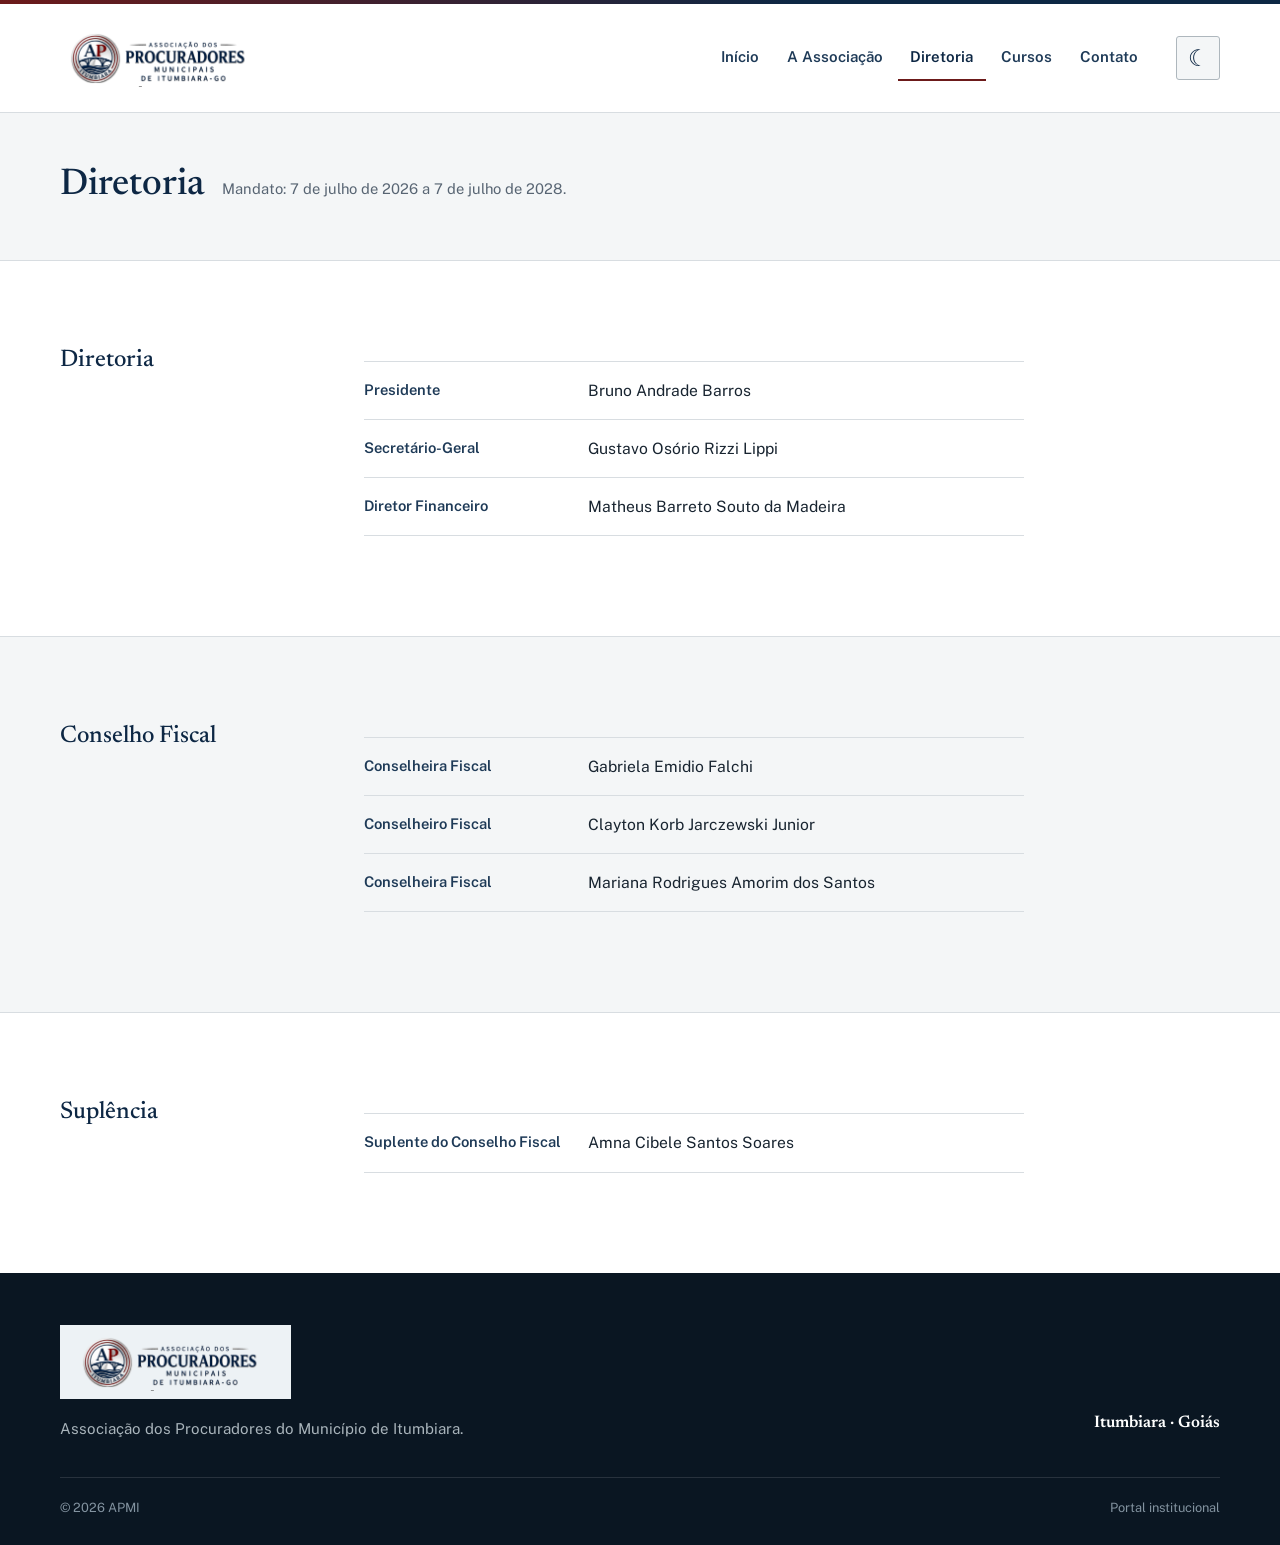
<file: diretoria.html>
<!doctype html>
<html lang="pt-BR">
<head>
<meta charset="utf-8">
<meta name="viewport" content="width=device-width,initial-scale=1">
<title>Diretoria — APMI</title>
<meta name="description" content="Diretoria da Associação dos Procuradores do Município de Itumbiara — APMI.">
<meta name="theme-color" content="#0d2744">
<link rel="canonical" href="https://apmitumbiara.org/diretoria.html">
<link rel="icon" type="image/png" href="assets/img/favicon-32.png">
<link rel="apple-touch-icon" href="assets/img/apple-touch-icon.png">
<script src="assets/js/theme.js"></script>
<link rel="stylesheet" href="assets/css/styles.css">
</head>
<body>
<a class="skip-link" href="#conteudo">Ir para o conteúdo</a>
<div class="masthead-band" aria-hidden="true"></div>

<header class="site-header">
  <div class="container site-header-inner">
    <a class="brand" href="index.html" aria-label="APMI — página inicial">
      <img src="assets/img/logo-apmi.png" alt="Associação dos Procuradores do Município de Itumbiara — APMI">
    </a>
    <nav class="primary-nav" aria-label="Navegação principal">
      <a href="index.html">Início</a>
      <a href="associacao.html">A Associação</a>
      <a href="diretoria.html" aria-current="page">Diretoria</a>
      <a href="cursos.html">Cursos</a>
      <a href="contato.html">Contato</a>
    </nav>
    <div class="header-actions">
      <button class="theme-toggle" type="button" data-theme-toggle aria-label="Ativar modo escuro" title="Ativar modo escuro" aria-pressed="false">☾</button>
      <button class="nav-toggle" id="nav-toggle" aria-label="Abrir menu" aria-expanded="false" aria-controls="mobile-nav">☰</button>
    </div>
  </div>
  <nav class="container mobile-nav" id="mobile-nav" aria-label="Navegação móvel">
    <a href="index.html">Início</a>
    <a href="associacao.html">A Associação</a>
    <a href="diretoria.html" aria-current="page">Diretoria</a>
      <a href="cursos.html">Cursos</a>
    <a href="contato.html">Contato</a>
  </nav>
</header>

<div class="page-title">
  <div class="container page-title-inner">
    <h1>Diretoria</h1>
    <span class="trail">Mandato: 7 de julho de 2026 a 7 de julho de 2028.</span>
  </div>
</div>

<main id="conteudo">
  <section class="section">
    <div class="container section-grid">
      <div class="section-mark">
        <h2>Diretoria</h2>
      </div>
      <div>
        <dl class="info-list">
          <div class="info-row"><dt>Presidente</dt><dd>Bruno Andrade Barros</dd></div>
          <div class="info-row"><dt>Secretário-Geral</dt><dd>Gustavo Osório Rizzi Lippi</dd></div>
          <div class="info-row"><dt>Diretor Financeiro</dt><dd>Matheus Barreto Souto da Madeira</dd></div>
        </dl>
      </div>
    </div>
  </section>

  <section class="section alt">
    <div class="container section-grid">
      <div class="section-mark">
        <h2>Conselho Fiscal</h2>
      </div>
      <div>
        <dl class="info-list">
          <div class="info-row"><dt>Conselheira Fiscal</dt><dd>Gabriela Emidio Falchi</dd></div>
          <div class="info-row"><dt>Conselheiro Fiscal</dt><dd>Clayton Korb Jarczewski Junior</dd></div>
          <div class="info-row"><dt>Conselheira Fiscal</dt><dd>Mariana Rodrigues Amorim dos Santos</dd></div>
        </dl>
      </div>
    </div>
  </section>

  <section class="section">
    <div class="container section-grid">
      <div class="section-mark">
        <h2>Suplência</h2>
      </div>
      <div>
        <dl class="info-list">
          <div class="info-row"><dt>Suplente do Conselho Fiscal</dt><dd>Amna Cibele Santos Soares</dd></div>
        </dl>
      </div>
    </div>
  </section>
</main>

<footer class="site-footer">
  <div class="container footer-inner">
    <div class="footer-top">
      <div>
        <div class="footer-brand"><img src="assets/img/logo-apmi.png" alt="APMI"></div>
        <p class="footer-desc">Associação dos Procuradores do Município de Itumbiara.</p>
      </div>
      <div class="footer-locus">
        <strong>Itumbiara · Goiás</strong>
      </div>
    </div>
    <hr class="footer-rule">
    <div class="footer-bottom">
      <span>© 2026 APMI</span>
      <span>Portal institucional</span>
    </div>
  </div>
</footer>

<script src="assets/js/main.js"></script>
</body>
</html>
</file>
<file: assets/css/styles.css>
/* ==========================================================================
   APMI — Associação dos Procuradores do Município de Itumbiara
   Folha de estilos institucional.

   Paleta extraída do próprio emblema da associação (navy + vinho + prata),
   não de uma paleta genérica — para manter a identidade já registrada.
   ========================================================================== */

@import url('https://fonts.googleapis.com/css2?family=Newsreader:ital,opsz,wght@0,6..72,400;0,6..72,500;0,6..72,600;1,6..72,400&family=Public+Sans:wght@400;500;600;700&display=swap');

:root{
  /* cor — extraída do brasão (azul-marinho ~#001c41, vinho ~#770000) */
  --navy-950:#0a1622;
  --navy-900:#0d2744;
  --navy-700:#1e3a57;
  --navy-500:#3c5878;
  --wine-700:#6c1a1a;
  --wine-600:#8a2a2a;
  --ink:#182430;
  --muted:#586573;
  --line:#d8dde1;
  --line-strong:#aeb7bd;
  --paper:#f4f6f7;     /* branco levemente frio, "papel de segurança" — não creme */
  --white:#ffffff;

  --serif:'Newsreader', 'Iowan Old Style', 'Palatino Linotype', Georgia, serif;
  --sans:'Public Sans', -apple-system, BlinkMacSystemFont, 'Segoe UI', Arial, sans-serif;

  --max:1160px;
  --gutter:min(6vw, 56px);
}

*,*::before,*::after{box-sizing:border-box}
html{scroll-behavior:smooth;scroll-padding-top:124px}
@media (prefers-reduced-motion:reduce){
  html{scroll-behavior:auto}
  *,*::before,*::after{animation-duration:.001ms!important;animation-iteration-count:1!important;transition-duration:.001ms!important;scroll-behavior:auto!important}
}

body{
  margin:0;
  background:var(--white);
  color:var(--ink);
  font-family:var(--sans);
  font-size:16px;
  line-height:1.6;
  -webkit-font-smoothing:antialiased;
  text-rendering:optimizeLegibility;
}

a{color:inherit}
img{display:block;max-width:100%}
h1,h2,h3{font-family:var(--serif);font-weight:500;color:var(--navy-900);margin:0}

.container{width:min(var(--max), 100% - (var(--gutter) * 2));margin-inline:auto}

.skip-link{
  position:absolute;left:-9999px;top:auto;
  background:var(--navy-900);color:#fff;padding:12px 18px;
  font-family:var(--sans);font-weight:600;text-decoration:none;z-index:200;
}
.skip-link:focus{left:var(--gutter);top:14px}

:focus-visible{outline:2px solid var(--wine-700);outline-offset:3px}

/* ---------- letterhead / cabeçalho ---------- */
.masthead-band{height:4px;background:linear-gradient(90deg,var(--wine-700),var(--navy-900) 62%)}

/* Cabeçalho permanece visível durante a rolagem, sem sair do fluxo. */
.site-header{
  position:sticky;
  top:0;
  z-index:100;
  background:var(--white);
  border-bottom:1px solid var(--line);
}
.site-header-inner{
  min-height:108px;display:flex;align-items:center;justify-content:space-between;gap:32px;
  padding-block:14px;
}
.brand{display:flex;align-items:center;gap:14px;text-decoration:none}
.brand img{height:58px;width:auto}

.primary-nav{display:flex;align-items:center;gap:2px}
.primary-nav a{
  display:inline-block;text-decoration:none;color:var(--navy-700);
  font-family:var(--sans);font-weight:600;font-size:.94rem;
  padding:10px 16px;border-bottom:2px solid transparent;
}
.primary-nav a:hover{color:var(--wine-700)}
.primary-nav a:focus-visible{border-bottom-color:var(--wine-700)}
.primary-nav a[aria-current="page"]{color:var(--navy-900);border-bottom-color:var(--wine-700)}
.mobile-nav a[aria-current="page"]{color:var(--navy-900);background:var(--paper)}

.nav-toggle{
  display:none;background:var(--white);border:1px solid var(--line-strong);
  width:44px;height:44px;color:var(--navy-900);font-size:1.15rem;cursor:pointer;
}
.mobile-nav{display:none}
.mobile-nav.is-open{display:flex;flex-direction:column;border-top:1px solid var(--line);padding:6px 0 16px}
.mobile-nav a{padding:13px 0;text-decoration:none;color:var(--navy-700);font-weight:600;border-bottom:1px solid var(--line)}
.mobile-nav a:last-child{border-bottom:none}

/* ---------- hero / frontispício ---------- */
.hero{background:var(--paper);border-bottom:1px solid var(--line);overflow:hidden}
.hero-inner{
  display:grid;grid-template-columns:1fr 260px;gap:64px;align-items:center;
  padding-block:64px;
}
.hero-eyebrow{
  font-family:var(--sans);font-size:.85rem;color:var(--muted);
  margin:0 0 18px;padding-left:14px;border-left:2px solid var(--wine-700);
}
.hero h1{
  font-size:clamp(2.1rem, 3.6vw + 1rem, 3.4rem);
  font-weight:500;line-height:1.14;letter-spacing:-.01em;
  max-width:20ch;
}
.hero-lede{
  max-width:58ch;margin:24px 0 0;color:var(--muted);
  font-size:1.08rem;line-height:1.7;
}
.hero-seal{
  justify-self:center;opacity:0;
  animation:seal-in .7s ease-out .15s forwards;
}
.hero-seal img{width:190px;height:auto;filter:none}
@keyframes seal-in{from{opacity:0;transform:translateY(6px) scale(.98)}to{opacity:1;transform:none}}
@media (prefers-reduced-motion:reduce){.hero-seal{animation:none;opacity:1}}

/* ---------- faixa de título — páginas internas ---------- */
.page-title{background:var(--paper);border-bottom:1px solid var(--line)}
.page-title-inner{padding-block:44px;display:flex;align-items:baseline;gap:18px;flex-wrap:wrap}
.page-title .glyph{font-family:var(--serif);font-style:italic;color:var(--wine-700);font-size:1.3rem}
.page-title h1{font-size:clamp(1.7rem,2.4vw + 1rem,2.3rem);font-weight:500}
.page-title .trail{color:var(--muted);font-size:.92rem;font-family:var(--sans)}

/* ---------- cartões de navegação rápida (início) ---------- */
.quicklinks{border-top:1px solid var(--line)}
.quicklinks-grid{display:grid;grid-template-columns:repeat(3,1fr);gap:1px;background:var(--line)}
.quicklink{
  background:var(--white);padding:34px 30px;text-decoration:none;
  display:flex;flex-direction:column;gap:10px;
}
.quicklink:hover{background:var(--paper)}
.quicklink .glyph{font-family:var(--serif);font-style:italic;color:var(--wine-700);font-size:1.25rem}
.quicklink h3{font-family:var(--serif);font-weight:500;font-size:1.2rem;color:var(--navy-900)}
.quicklink p{margin:0;color:var(--muted);font-size:.94rem;line-height:1.6}
.quicklink span.cue{margin-top:auto;padding-top:6px;font-family:var(--sans);font-weight:600;font-size:.86rem;color:var(--navy-700)}
.quicklink:hover span.cue{color:var(--wine-700)}

/* ---------- placeholder (diretoria / contato) ---------- */
.placeholder-box{
  max-width:60ch;padding:28px 26px;
  border-left:2px solid var(--wine-700);background:var(--paper);
}
.placeholder-box p{margin:0;color:var(--muted);font-size:1rem;line-height:1.7}

/* ---------- seções ---------- */
.section{padding-block:84px}
.section + .section{border-top:1px solid var(--line)}
.section.alt{background:var(--paper)}

.section-grid{display:grid;grid-template-columns:240px 1fr;gap:64px;align-items:start}
.section-mark{position:sticky;top:28px}
.section-mark .glyph{
  display:block;font-family:var(--serif);font-size:1.7rem;color:var(--wine-700);
  margin:0 0 14px;line-height:1;
}
.section-mark h2{font-size:1.5rem;line-height:1.3}
.section-mark p{margin:10px 0 0;color:var(--muted);font-size:.94rem;max-width:26ch}

.prose{max-width:66ch}
.prose p{margin:0 0 20px;color:#37424c;font-size:1.02rem;line-height:1.75}
.prose p:last-child{margin-bottom:0}
.prose strong{color:var(--navy-900);font-weight:600}

/* Alinhamento editorial das páginas Associação e Contato */
.prose p,
.statute-item p,
.institutional-note{
  text-align:justify;
  text-justify:inter-word;
}

/* ---------- lista estatutária (finalidades) ---------- */
.statute-list{border-top:1px solid var(--line);max-width:74ch}
.statute-item{
  display:grid;grid-template-columns:104px 1fr;gap:22px;
  padding:26px 0;border-bottom:1px solid var(--line);
}
.statute-item .art{
  font-family:var(--serif);font-style:italic;color:var(--wine-700);
  font-size:1rem;padding-top:2px;white-space:nowrap;
}
.statute-item h3{font-size:1.05rem;font-weight:600;font-family:var(--sans);margin:0 0 6px;color:var(--navy-900)}
.statute-item p{margin:0;color:var(--muted);font-size:.98rem;line-height:1.65}

/* ---------- tabela de informações ---------- */
.info-list{border-top:1px solid var(--line);max-width:66ch}
.info-row{
  display:grid;grid-template-columns:200px 1fr;gap:24px;
  padding:16px 0;border-bottom:1px solid var(--line);
}
.info-row dt{font-family:var(--sans);font-weight:600;color:var(--navy-700);font-size:.92rem}
.info-row dd{margin:0;color:var(--ink);font-size:.98rem}

.institutional-note{
  margin-top:30px;padding:18px 22px;
  border-left:2px solid var(--wine-700);background:var(--paper);
  color:var(--muted);font-size:.95rem;line-height:1.6;max-width:66ch;
}

/* ---------- rodapé ---------- */
.site-footer{background:var(--navy-950);color:#c9d2d8}
.footer-inner{padding-block:52px 26px}
.footer-top{display:grid;grid-template-columns:1fr auto;gap:48px;align-items:end}
.footer-brand{
  display:inline-flex;align-items:center;
  background:#edf2f5;padding:8px 12px;
}
.footer-brand img{display:block;height:58px;width:auto;max-width:100%;filter:none;mix-blend-mode:normal}
.footer-desc{margin:18px 0 0;max-width:46ch;color:#a9b4bb;font-size:.94rem;line-height:1.65}
.footer-locus{text-align:right;font-size:.92rem;color:#a9b4bb}
.footer-locus strong{display:block;color:#fff;font-weight:600;font-family:var(--serif);font-size:1.05rem;margin-bottom:4px}
.footer-rule{border:none;border-top:1px solid rgba(255,255,255,.12);margin:36px 0 20px}
.footer-bottom{display:flex;justify-content:space-between;gap:20px;color:#8393a0;font-size:.8rem}

/* ---------- responsivo ---------- */
@media (max-width:900px){
  .primary-nav{display:none}
  .nav-toggle{display:block}
  .hero-inner{grid-template-columns:1fr}
  .hero-seal{display:none}
  .section-grid{grid-template-columns:1fr;gap:26px}
  .section-mark{position:static}
  .footer-top{grid-template-columns:1fr}
  .footer-locus{text-align:left}
  .quicklinks-grid{grid-template-columns:1fr}
}
@media (max-width:600px){
  :root{--gutter:22px}
  .site-header-inner{min-height:84px}
  html{scroll-padding-top:100px}
  .brand img{height:44px}
  .hero-inner{padding-block:46px}
  .hero h1{max-width:none}
  .section{padding-block:56px}
  .statute-item{grid-template-columns:1fr;gap:6px}
  .info-row{grid-template-columns:1fr;gap:4px}
  .footer-bottom{flex-direction:column}
}

/* ---------- impressão ---------- */
@media print{
  .site-header,.nav-toggle,.masthead-band{display:none}
  .section,.section + .section{border:none;padding-block:26px}
  a{text-decoration:none;color:var(--ink)}
}

/* ---------- modo escuro e seletor de tema ---------- */
:root{color-scheme:light}
.header-actions{display:flex;align-items:center;gap:10px;flex-shrink:0}
.theme-toggle{
  display:inline-flex;align-items:center;justify-content:center;
  width:44px;height:44px;padding:0;border:1px solid var(--line-strong);
  border-radius:3px;background:var(--paper);color:var(--navy-900);
  font:inherit;font-size:1.45rem;line-height:1;cursor:pointer;
}
.theme-toggle:hover{background:var(--line)}
.theme-toggle:focus-visible{outline:2px solid var(--wine-700);outline-offset:3px}
@media(max-width:900px){
  .site-header-inner{gap:16px}
}
@media(max-width:600px){
  .header-actions{gap:8px}
  .theme-toggle{width:42px;height:42px}
}
html[data-theme="dark"]{
  color-scheme:dark;
  --navy-900:#c5d9ee;
  --navy-700:#afc8e2;
  --navy-500:#94adc7;
  --wine-700:#e7a0a0;
  --wine-600:#d78989;
  --ink:#e6edf4;
  --muted:#b1bfce;
  --line:#354657;
  --line-strong:#65768b;
  --paper:#1c2b3d;
  --white:#111c2a;
}
html[data-theme="dark"] .prose p{color:#cbd5df}
/* Mantém a identidade visual original sobre base branca também no modo escuro. */
html[data-theme="dark"] .site-header .brand{
  background:#fff;
  padding:8px 12px;
}
/* A identidade visual mantém as cores originais dos PNGs em ambos
   os temas. Nunca usar inversão, modos de mesclagem ou escala alternativa. */
html[data-theme="dark"] .site-header .brand img,
html[data-theme="dark"] .footer-brand img,
html[data-theme="dark"] .hero-seal img{
  background:transparent;
  border:0;
  border-radius:0;
  box-shadow:none;
  filter:none;
  mix-blend-mode:normal;
}
/* Preserva a cor original da logo sobre uma base de contraste localizada,
   sem clarear o fundo azul-marinho do rodapé. */
.footer-brand,
html[data-theme="dark"] .footer-brand{
  background:#edf2f5;
  padding:8px 12px;
}
.footer-brand img{
  display:block;
  height:58px;
  width:auto;
  max-width:100%;
  filter:none;
  mix-blend-mode:normal;
}
@media(max-width:600px){
  .footer-brand img{height:44px}
}

/* Mantém o cabeçalho equilibrado em larguras de desktop menores,
   sem espremer a navegação entre a marca e o controle do tema. */
@media (min-width:901px){
  .site-header-inner{gap:clamp(16px,2vw,32px)}
  .brand{flex:0 1 auto;min-width:0}
  .primary-nav{margin-left:auto;min-width:0;justify-content:flex-end}
  .primary-nav a{padding-inline:clamp(8px,1vw,16px);white-space:nowrap}
}
@media (min-width:901px){
  .hero-inner{
    grid-template-columns:minmax(0,1fr) minmax(190px,260px);
    gap:clamp(28px,4vw,64px);
  }
  .hero-inner > :first-child{min-width:0}
  .hero-seal{width:100%;display:flex;align-items:center;justify-content:center}
  .hero-seal img{width:190px;height:auto;max-width:100%}
}
html[data-theme="dark"] .skip-link{background:#365779;color:#fff}
html[data-theme="dark"] .cursos-filtros input,
html[data-theme="dark"] .cursos-filtros select{color:var(--ink)}
html[data-theme="dark"] .cursos-filtros input::placeholder{color:#98aabd;opacity:1}
html[data-theme="dark"] .cursos-table thead{background:#294564;color:#f4f7fb}
@media print{
  .theme-toggle{display:none!important}
  html[data-theme="dark"]{
    color-scheme:light;
    --navy-900:#0d2744;--navy-700:#1e3a57;--wine-700:#6c1a1a;
    --ink:#182430;--muted:#586573;--line:#d8dde1;
    --paper:#f4f6f7;--white:#fff;
  }
  html[data-theme="dark"] .prose p{color:#37424c}
  html[data-theme="dark"] .site-header .brand img,
  html[data-theme="dark"] .footer-brand img,
  html[data-theme="dark"] .hero-seal img{
    filter:none;mix-blend-mode:normal;
  }
}
</file>
<file: assets/css/cursos.css>
/* APMI — catálogo público e estático de cursos */
.cursos-toolbar h2{font-size:1.65rem}
.cursos-intro{max-width:80ch;color:var(--muted);font-size:.97rem;line-height:1.7;margin:12px 0 0}
.cursos-filtros{display:grid;grid-template-columns:minmax(0,2fr) minmax(0,1fr);gap:8px 18px;margin-top:30px;align-items:end}
.cursos-filtros label{align-self:end;font-size:.88rem;font-weight:600;color:var(--navy-700)}
.cursos-filtros label:nth-of-type(1){grid-area:1/1}
.cursos-filtros input{grid-area:2/1}
.cursos-filtros label:nth-of-type(2){grid-area:1/2}
.cursos-filtros select{grid-area:2/2}
.cursos-filtros input,.cursos-filtros select{width:100%;min-width:0;font:inherit;border:1px solid var(--line-strong);border-radius:3px;background:var(--white);padding:11px 12px;color:var(--ink)}
.cursos-count{color:var(--muted);font-size:.9rem;margin:22px 0 8px}
.cursos-group{padding-top:30px}
.cursos-group h3{font-size:1.2rem;margin-bottom:12px;line-height:1.35}
.cursos-table-scroll{max-width:100%;overflow-x:auto;border:1px solid var(--line)}
.cursos-table{width:100%;border-collapse:collapse;text-align:left;font-size:.93rem;min-width:530px}
.cursos-table thead{background:var(--navy-900);color:var(--white)}
.cursos-table th{padding:13px 16px;font-weight:600}
.cursos-table td{padding:13px 16px;border-bottom:1px solid var(--line);vertical-align:top}
.cursos-table tr:last-child td{border-bottom:none}
.cursos-table tbody tr:nth-child(even){background:var(--paper)}
.cursos-table td:nth-child(2){white-space:nowrap;width:130px}
.cursos-table td:nth-child(3){width:100px}
.cursos-table td a{color:var(--navy-900);text-decoration:underline;text-underline-offset:3px;font-weight:600}
.cursos-note{margin-top:32px;color:var(--muted);font-size:.88rem;max-width:85ch}
[hidden]{display:none!important}
@media(max-width:600px){
 .cursos-filtros{grid-template-columns:1fr}
 .cursos-filtros label:nth-of-type(1){grid-area:1/1}
 .cursos-filtros input{grid-area:2/1}
 .cursos-filtros label:nth-of-type(2){grid-area:3/1}
 .cursos-filtros select{grid-area:4/1}
}
</file>
